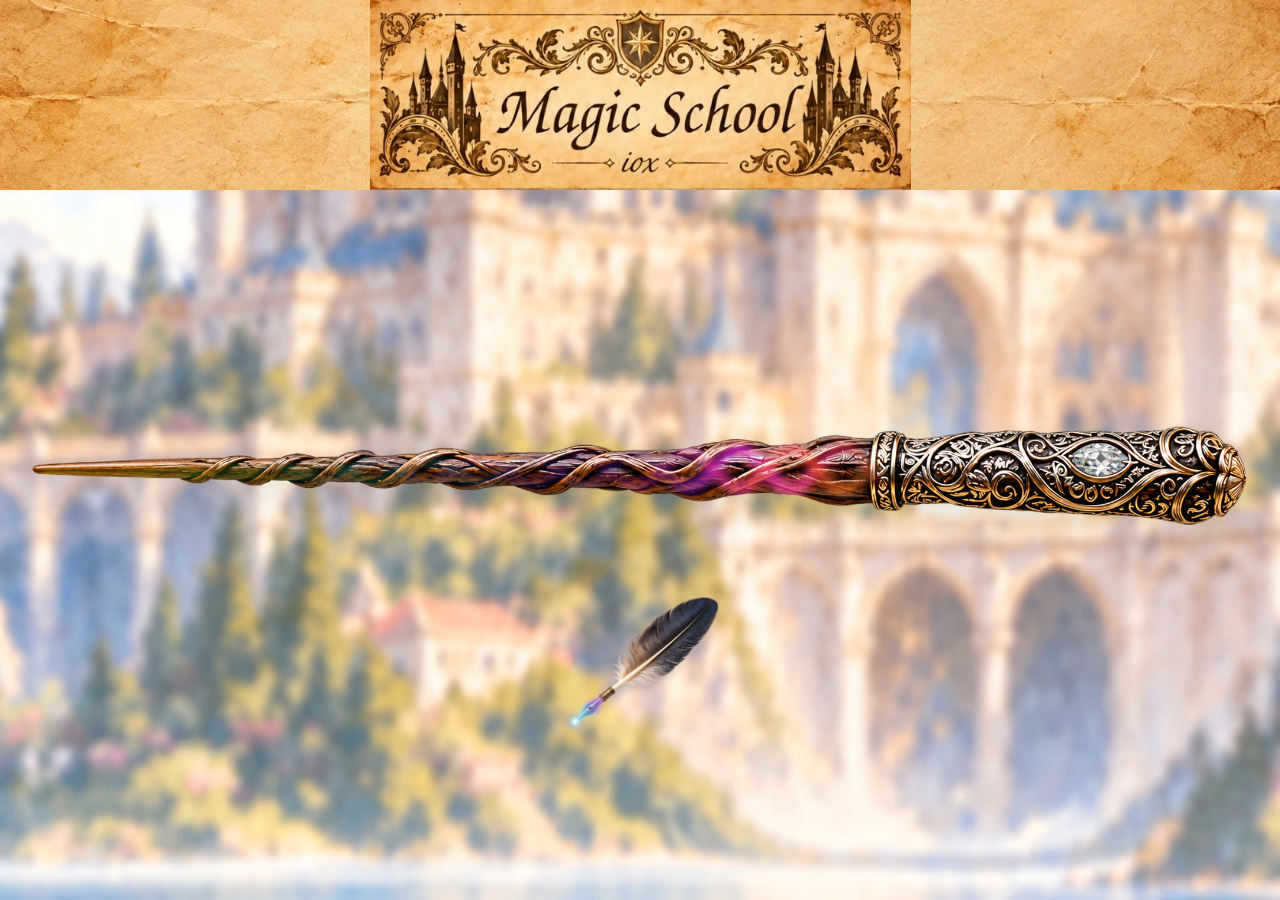
<file: index.html>
<!doctype html>
<html lang="ko">
<head>
  <meta charset="utf-8"><meta name="viewport" content="width=device-width,initial-scale=1,viewport-fit=cover">
  <meta name="theme-color" content="#f6f3e9"><meta name="description" content="AI와 함께 이미지, 영상, 동화책, 프로그램을 만드는 온라인 창작 마법학교. 당신의 상상이 작품이 되는 곳.">
  <title>Magic School — 당신의 상상이 작품이 되는 곳</title>
  <link rel="icon" href="data:,">
  <link rel="preload" href="assets/castle-main-clean-v1.webp" as="image">
  <link rel="preload" href="assets/magic-school-iox-header-v1.webp" as="image">
  <link rel="preload" href="assets/wand-diamond-v2.png" as="image">
  <link rel="preload" href="assets/quill-dip-pen-v8.webp" as="image">
  <link rel="preload" href="assets/test-script-source.otf" as="font" type="font/otf" crossorigin>
  <link rel="stylesheet" href="style.css">
  <link rel="stylesheet" href="classroom-link.css">
  <link rel="stylesheet" href="https://fonts.googleapis.com/css2?family=Nanum+Pen+Script&display=swap">
</head>
<body class="minimal-main">
<a class="skip" href="#main">본문으로 이동</a>
<div class="landscape" aria-hidden="true"></div>
<header class="header"><a class="brand" href="#home" aria-label="마법학교 홈"><img class="main-header-art" src="assets/magic-school-iox-header-v1.webp" width="709" height="249" alt="Magic School · iox — 성과 문장 장식의 양피지 배너" fetchpriority="high"></a></header>
<main id="main"><section id="home" class="hero" aria-label="Magic School 메인">
<button class="wand-stage" id="wand" type="button" aria-label="수정구 마법 체험 열기"><span class="wand-visual" aria-hidden="true"><img id="wand-image" src="assets/wand-diamond-v2.png" alt="" width="2172" height="724"><canvas id="magic" width="2172" height="724"></canvas></span></button>
<button class="quill-test" id="magic-test" data-enroll aria-label="입학 초대장 열기"><span class="quill-visual" aria-hidden="true"><img class="test-quill" src="assets/quill-dip-pen-v8.webp" alt="" width="1448" height="1086"><svg class="nib-light" viewBox="0 0 1448 1086" focusable="false" xmlns="http://www.w3.org/2000/svg"><defs><linearGradient id="nib-rgb" x1="195" y1="1055" x2="512" y2="790" gradientUnits="userSpaceOnUse"><stop stop-color="#f9ffff"/><stop offset=".22" stop-color="#6deaff"/><stop offset=".53" stop-color="#ad80ff"/><stop offset=".78" stop-color="#ff8fc6"/><stop offset="1" stop-color="#ffe9a4"/></linearGradient><radialGradient id="nib-aura"><stop stop-color="#ffffff" stop-opacity=".95"/><stop offset=".18" stop-color="#d2f8ff" stop-opacity=".9"/><stop offset=".5" stop-color="#78cfff" stop-opacity=".38"/><stop offset="1" stop-color="#9a7dff" stop-opacity="0"/></radialGradient><filter id="nib-bloom" x="-70%" y="-70%" width="240%" height="240%"><feGaussianBlur stdDeviation="13"/></filter></defs><path d="M192 1058L268 925Q277 911 300 897L397 850L427 875L381 985Q342 992 307 1004Z" fill="url(#nib-rgb)" opacity=".48"/><path d="M192 1058L268 925Q277 911 300 897L397 850L427 875L381 985Q342 992 307 1004Z" fill="none" stroke="url(#nib-rgb)" stroke-width="15" opacity=".6" filter="url(#nib-bloom)"/><path d="M198 1050L290 971M334 930L399 866" fill="none" stroke="url(#nib-rgb)" stroke-width="8" stroke-linecap="round" opacity=".95"/><circle cx="196" cy="1052" r="84" fill="url(#nib-aura)"/><path d="M196 1028V1076M172 1052H220" stroke="#efffff" stroke-width="5" stroke-linecap="round" opacity=".75"/></svg></span></button>
</section></main>
<dialog id="invitation" aria-label="마법학교 입학 초대장"><button class="close-dialog" type="button" aria-label="초대장 닫기">×</button>
<div id="invite-letter" hidden><button id="continue-invitation" type="button" class="letter-scene" aria-label="초대장에 이름 적기"><img class="invitation-art" src="assets/invitation-minimal-v2.webp" width="1122" height="1403" alt="당신을 초대합니다. 고풍스러운 지도와 붉은 봉인이 장식된 양피지 초대장."><span class="letter-folds" aria-hidden="true"><span class="letter-fold fold-left"><span class="fold-front"></span><span class="fold-back"></span></span><span class="letter-fold fold-center"><span class="fold-front"></span><span class="fold-back"></span></span><span class="letter-fold fold-right"><span class="fold-front"></span><span class="fold-back"></span></span></span><span class="letter-writing" aria-hidden="true"><svg class="writing-word" viewBox="0 0 600 220" focusable="false" xmlns="http://www.w3.org/2000/svg"><path class="writing-glyph" d="M82.79329608938548 186.50837988826814C136.64804469273741 186.50837988826814 140.0 186.06145251396646 158.10055865921788 176.00558659217876L158.54748603351953 174.21787709497204C148.49162011173183 175.55865921787708 134.6368715083799 176.45251396648044 122.3463687150838 176.45251396648044C120.55865921787709 176.45251396648044 116.75977653631284 176.22905027932958 112.06703910614524 176.00558659217876C129.27374301675977 161.4804469273743 134.86033519553072 153.43575418994413 138.65921787709496 136.45251396648044L156.0893854748603 66.50837988826815C185.13966480446928 68.96648044692736 185.3631284916201 68.96648044692736 190.0558659217877 68.96648044692736C200.55865921787708 68.96648044692736 202.12290502793294 66.73184357541898 207.48603351955308 44.832402234636874L204.58100558659217 41.48044692737429C195.4189944134078 57.122905027932944 194.30167597765362 58.24022346368713 186.25698324022346 58.24022346368713C184.02234636871506 58.24022346368713 179.10614525139664 58.016759776536304 172.17877094972067 57.79329608938545C139.55307262569832 56.229050279329584 135.9776536312849 56.00558659217876 128.15642458100558 56.00558659217876C89.05027932960894 56.00558659217876 60.0 77.23463687150837 60.0 105.83798882681563C60.0 113.21229050279328 61.564245810055866 119.2458100558659 65.58659217877094 127.06703910614524L82.3463687150838 116.11731843575417C78.10055865921788 105.39106145251395 77.20670391061452 101.81564245810054 77.20670391061452 95.55865921787708C77.20670391061452 82.82122905027931 83.0167597765363 73.43575418994412 93.96648044692736 68.29608938547484C99.77653631284916 65.61452513966479 107.37430167597765 64.4972067039106 119.88826815642457 64.4972067039106C124.80446927374301 64.4972067039106 125.69832402234636 64.4972067039106 140.0 65.61452513966479L121.89944134078212 138.46368715083798C113.85474860335195 171.31284916201116 109.60893854748602 176.89944134078212 90.6145251396648 177.79329608938545Z"/><path class="writing-glyph" d="M238.99441340782124 94.66480446927373C230.0558659217877 94.66480446927373 215.75418994413405 101.14525139664804 202.56983240223462 110.97765363128491C188.268156424581 121.70391061452513 178.21229050279328 144.94413407821227 178.21229050279328 167.29050279329607C178.21229050279328 180.69832402234636 185.81005586592178 189.41340782122904 197.6536312849162 189.41340782122904C203.91061452513966 189.41340782122904 210.39106145251395 187.17877094972064 220.44692737430165 181.81564245810054C231.62011173184356 175.55865921787708 238.99441340782124 169.97206703910612 243.0167597765363 164.83240223463685C251.95530726256982 152.54189944134077 259.10614525139664 130.64245810055866 259.10614525139664 115.22346368715083C259.10614525139664 103.15642458100557 250.83798882681563 94.66480446927373 238.99441340782124 94.66480446927373ZM227.37430167597765 105.16759776536311C236.31284916201116 105.16759776536311 241.89944134078212 113.65921787709496 241.89944134078212 127.29050279329607C241.89944134078212 136.89944134078212 238.7709497206704 148.29608938547483 233.40782122905028 159.24581005586592C226.92737430167597 171.98324022346367 218.8826815642458 178.91061452513964 210.39106145251395 178.91061452513964C201.2290502793296 178.91061452513964 195.4189944134078 170.64245810055866 195.4189944134078 157.90502793296088C195.4189944134078 131.98324022346367 211.731843575419 105.16759776536311 227.37430167597765 105.16759776536311Z"/><path class="writing-glyph" d="M321.8994413407821 157.01117318435752C304.91620111731845 168.6312849162011 297.09497206703907 173.3240223463687 294.1899441340782 173.3240223463687C291.73184357541896 173.3240223463687 289.9441340782123 170.19553072625698 289.9441340782123 165.94972067039106C289.9441340782123 160.81005586592178 291.73184357541896 151.87150837988827 295.53072625698326 137.56983240223462C297.76536312849163 129.0782122905028 300.0 120.58659217877093 300.2234636871508 119.2458100558659C302.23463687150837 110.75418994413407 303.79888268156424 105.16759776536311 304.2458100558659 103.60335195530725C304.91620111731845 101.14525139664804 305.3631284916201 98.91061452513965 305.3631284916201 97.56983240223462C305.3631284916201 95.78212290502792 304.2458100558659 94.66480446927373 302.68156424581 94.66480446927373C300.44692737430165 94.66480446927373 284.35754189944134 103.3798882681564 268.0446927374302 113.43575418994412L266.4804469273743 119.46927374301674C276.0893854748603 114.5530726256983 280.1117318435754 112.98882681564244 282.7932960893855 112.98882681564244C284.58100558659214 112.98882681564244 285.9217877094972 114.5530726256983 285.9217877094972 117.23463687150837C285.9217877094972 120.3631284916201 283.91061452513964 129.0782122905028 279.66480446927375 144.94413407821227C274.0782122905028 165.94972067039106 272.7374301675978 171.98324022346367 272.7374301675978 178.46368715083798C272.7374301675978 184.72067039106145 275.4189944134078 189.41340782122904 278.99441340782124 189.41340782122904C282.34636871508377 189.41340782122904 286.14525139664806 187.4022346368715 297.5418994413408 180.02793296089385C314.97206703910615 168.85474860335194 314.97206703910615 168.85474860335194 320.5586592178771 165.0558659217877C318.54748603351953 172.65363128491617 317.4301675977654 180.25139664804468 317.4301675977654 184.27374301675977C317.4301675977654 187.4022346368715 318.9944134078212 189.41340782122904 321.4525139664804 189.41340782122904C325.9217877094972 189.41340782122904 346.92737430167597 177.12290502793294 362.34636871508377 165.50279329608938L363.91061452513964 158.79888268156424C348.0446927374302 168.18435754189943 340.6703910614525 172.20670391061452 338.2122905027933 172.20670391061452C336.6480446927374 172.20670391061452 335.75418994413405 170.64245810055866 335.75418994413405 166.8435754189944C335.75418994413405 155.44692737430165 343.79888268156424 122.37430167597763 353.63128491620114 93.77094972067037C350.7262569832402 95.33519553072624 348.7150837988827 96.45251396648044 347.8212290502793 96.8994413407821C345.13966480446925 98.24022346368714 342.4581005586592 99.58100558659217 339.5530726256983 100.69832402234636C338.8826815642458 101.14525139664804 337.5418994413408 101.81564245810054 335.08379888268155 103.15642458100557C333.5195530726257 108.74301675977652 329.9441340782123 123.71508379888266 324.1340782122905 148.072625698324Z"/><path class="writing-glyph" d="M436.53631284916196 158.1284916201117C419.5530726256983 170.4189944134078 407.486033519553 176.67597765363126 400.3351955307262 176.67597765363126C392.290502793296 176.67597765363126 387.5977653631284 170.4189944134078 387.5977653631284 159.6927374301676C387.5977653631284 148.74301675977654 390.2793296089385 134.66480446927372 394.5251396648044 124.16201117318434C399.217877094972 112.31843575418993 404.80446927374294 106.2849162011173 411.28491620111726 106.2849162011173C416.64804469273736 106.2849162011173 419.5530726256983 110.53072625698323 420.67039106145245 120.3631284916201L433.631284916201 112.7653631284916C433.8547486033519 111.64804469273741 433.8547486033519 110.53072625698323 433.8547486033519 110.08379888268155C433.8547486033519 100.47486033519552 428.9385474860335 94.66480446927373 421.1173184357541 94.66480446927373C416.8715083798882 94.66480446927373 414.86033519553064 95.55865921787708 406.59217877094966 100.9217877094972C389.8324022346368 111.42458100558657 386.2569832402234 114.77653631284915 381.34078212290495 123.93854748603351C375.0837988826815 136.00558659217876 370.3910614525139 154.99999999999997 370.3910614525139 168.85474860335194C370.3910614525139 182.03910614525137 376.2011173184357 189.41340782122904 386.70391061452506 189.41340782122904C397.4301675977653 189.41340782122904 415.30726256983235 180.69832402234636 436.08938547486025 165.27932960893853Z"/><path class="writing-glyph" d="M443.68715083798884 188.51955307262568 459.5530726256983 182.03910614525137 472.7374301675977 129.97206703910612C474.97206703910615 128.40782122905026 476.98324022346367 127.29050279329607 478.1005586592179 126.62011173184356C483.91061452513964 122.82122905027931 487.9329608938547 120.3631284916201 488.8268156424581 119.91620111731842C503.5754189944134 111.87150837988825 503.5754189944134 111.87150837988825 505.58659217877096 111.87150837988825C506.92737430167597 111.87150837988825 508.0446927374302 113.21229050279328 508.0446927374302 115.22346368715083C508.0446927374302 118.35195530726256 507.1508379888268 122.59776536312847 504.02234636871503 134.4413407821229C497.5418994413408 159.6927374301676 494.41340782122904 174.21787709497204 494.41340782122904 180.25139664804468C494.41340782122904 183.15642458100558 495.3072625698324 185.61452513966478 497.7653631284916 189.8603351955307C510.0558659217877 183.60335195530723 526.3687150837989 173.3240223463687 538.4357541899441 164.3854748603352L540.0 157.90502793296088C521.4525139664804 168.85474860335194 517.877094972067 170.64245810055866 514.9720670391062 170.64245810055866C512.9608938547486 170.64245810055866 511.62011173184356 168.40782122905026 511.62011173184356 164.83240223463685C511.62011173184356 158.79888268156424 512.7374301675977 154.32960893854747 521.6759776536312 121.48044692737429C527.4860335195531 99.80446927374301 527.4860335195531 99.80446927374301 527.4860335195531 98.46368715083797C527.4860335195531 96.2290502793296 525.6983240223464 94.66480446927373 522.7932960893854 94.66480446927373C517.877094972067 94.66480446927373 503.35195530726253 102.7094972067039 474.7486033519553 121.25698324022345L482.34636871508377 91.31284916201116C487.7094972067039 69.41340782122904 489.9441340782123 62.48603351955306 492.8491620111732 56.89944134078212C495.9776536312849 50.642458100558656 500.6703910614525 47.73743016759775 506.7039106145251 47.73743016759775C509.608938547486 47.73743016759775 511.3966480446927 47.960893854748605 520.1117318435754 49.748603351955296L529.7206703910614 36.117318435754186C525.6983240223464 35.223463687150826 523.9106145251396 35.0 520.3351955307262 35.0C508.268156424581 35.0 501.7877094972067 38.35195530726256 485.4748603351955 52.6536312849162C473.85474860335194 62.93296089385474 472.0670391061452 66.73184357541898 465.13966480446925 96.2290502793296Z"/></svg><span class="writing-pen"><img src="assets/quill-dip-pen-v8.webp" width="1448" height="1086" alt=""></span></span></button></div>
<div id="invite-form" hidden><h2 id="dialog-title" lang="en">You Are Invited</h2><form id="enroll-form"><label for="nickname">초대장에 적을 이름</label><input id="nickname" name="nickname" placeholder="이름 또는 별명" maxlength="24" autocomplete="nickname" enterkeyhint="done" required><button id="save-invitation-name" type="submit">이름 새기기 <span aria-hidden="true">✧</span></button><p id="name-save-status" role="status" aria-live="polite"></p></form></div>
</dialog>
<dialog id="name-ceremony" aria-label="마법학교에 새겨진 이름">
 <canvas id="name-stardust" aria-hidden="true"></canvas>
 <div class="ceremony-paper" aria-hidden="true" inert><h2 lang="en">You Are Invited</h2><p class="ceremony-label">초대장에 적을 이름</p><div class="ceremony-ink"></div><div class="ceremony-seal">이름 새기기 ✧</div></div>
 <div class="ceremony-result"><div class="name-halo" aria-hidden="true"></div><p id="revealed-name" tabindex="-1"></p><p class="name-storage-note" role="status" aria-live="polite"></p></div>
 <section id="library-portal" aria-label="비밀 도서관의 문" hidden>
  <div class="portal-backdrop" aria-hidden="true"></div>
  <div class="library-stage">
   <img id="library-door-view" class="library-door-view" src="assets/library-door-open-v1.webp" width="864" height="1536" alt="열린 나침반 문양의 목문 너머, 촛불과 수많은 책장이 있는 웅장한 마법 도서관" loading="lazy" decoding="async">
   <div class="portal-beams" aria-hidden="true"></div>
   <div class="library-door-pair" aria-hidden="true"><div class="library-door-leaf door-leaf-left"></div><div class="library-door-leaf door-leaf-right"></div><div class="door-center-light"></div></div>
   <button id="open-library-door" type="button" aria-label="빛나는 별을 터치해 도서관 문 열기" disabled>
    <span class="door-star-light" aria-hidden="true"><svg viewBox="-100 -100 200 200" focusable="false"><path d="M0-93L12-27L61-61L27-12L93 0L27 12L61 61L12 27L0 93L-12 27L-61 61L-27 12L-93 0L-27-12L-61-61L-12-27Z"/><circle r="21"/></svg><span class="star-touch-ring"></span></span>
   </button>
   <div class="portal-sparkles" aria-hidden="true"></div>
   <section id="spellbook-scene" aria-label="책의 빈칸에 나의 이름이 잉크로 나타나는 장면" hidden>
    <img id="spellbook-room" src="assets/spellbook-room-clean-v1.webp" width="941" height="1672" alt="촛불과 고딕 창문이 빛나는 마법 도서관의 책상" loading="lazy" decoding="async">
    <div class="spellbook-shadow" aria-hidden="true"></div>
    <div class="spellbook-float">
     <img id="spellbook-object" class="spellbook-cutout" src="assets/spellbook-close-v2.webp" width="864" height="1536" alt="왼쪽에는 천체 도형, 오른쪽에는 마법언어와 이름을 새길 빈칸이 있는 양피지 책" loading="lazy" decoding="async">
     <svg id="spellbook-ink" viewBox="0 0 864 1536" aria-hidden="true" focusable="false" xmlns="http://www.w3.org/2000/svg"><defs><clipPath id="spellbook-page-clip"><path d="M43 908Q255 862 410 913L443 1350Q290 1312 0 1350L0 970ZM484 922Q655 873 837 925L864 1351Q658 1313 486 1360Z"/></clipPath></defs><g clip-path="url(#spellbook-page-clip)"><path class="spellbook-page-shade" d="M0 870H864V1390H0Z"/><g id="spellbook-lines"></g><circle id="spellbook-writing-tip" r="2.7"/></g></svg>
    </div>
   </section>
  </div>
  <p id="spellbook-status" class="sr-only" role="status" aria-live="polite"></p>
  <button id="retry-spellbook" type="button" hidden>책 다시 불러오기</button>
  <p id="library-door-status" role="status" aria-live="polite"></p>
  <button id="retry-library-door" type="button" hidden>다시 불러오기</button>
  <button id="replay-library-door" type="button" hidden>다시 보기 ↺</button>
 </section>
 <button id="close-name-ceremony" type="button" aria-label="마법학교 메인으로 돌아가기">×</button>
</dialog>
<dialog id="crystal-experience" aria-label="마법 도서관 수정구 체험">
  <div class="crystal-backdrop" aria-hidden="true"></div>
  <button id="close-crystal" class="crystal-back" type="button" aria-label="마법학교 메인으로 돌아가기">← 돌아가기</button>
  <div class="crystal-stage" aria-busy="true">
    <img id="crystal-room" class="crystal-room" src="assets/crystal-library-empty-v1.webp" width="1536" height="864" alt="오래된 책장으로 둘러싸인 도서관, 황동 받침 위의 투명한 수정구" loading="lazy" decoding="async">
    <div class="crystal-interior" aria-hidden="true">
      <div class="crystal-reveal"><img id="crystal-card-scene" src="assets/crystal-library-magician-v1.webp" width="1536" height="864" alt="" loading="lazy" decoding="async"></div>
      <canvas id="crystal-light" width="600" height="600"></canvas>
    </div>
    <button id="touch-crystal" type="button" aria-label="수정구를 터치해 마법사 카드 나타내기" disabled></button>
  </div>
  <div class="crystal-caption"><p id="crystal-message" role="status" aria-live="polite">수정구를 불러오는 중…</p><button id="replay-crystal" type="button" hidden>다시 보기 ↺</button></div>
</dialog>
<div class="sr-only" id="status" role="status" aria-live="polite"></div>
<audio id="invitation-sound" src="assets/invitation-open-v3.mp3" preload="auto" aria-hidden="true"></audio>
<script src="app.js" defer></script>
<script src="crystal.js" defer></script>
<script src="invitation-writing.js" defer></script>
<script src="name-ceremony.js" defer></script>
<script src="library-door.js" defer></script>
<script src="spellbook.js" defer></script>
<script src="classroom-link.js" defer></script>
</body></html>
</file>
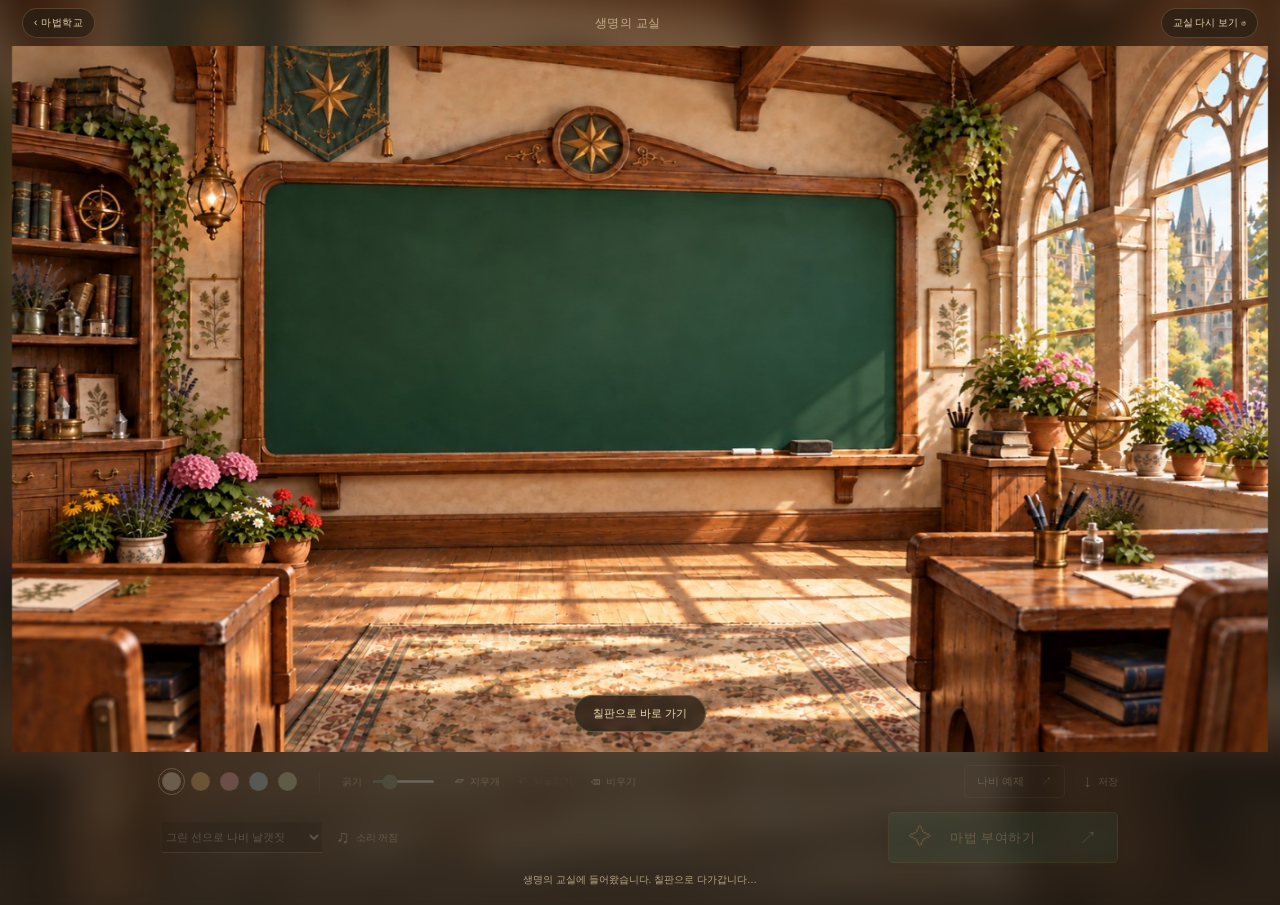
<file: classroom/index.html>
<!doctype html>
<html lang="ko">
<head>
<meta charset="utf-8"><meta name="viewport" content="width=device-width,initial-scale=1,viewport-fit=cover"><meta name="theme-color" content="#f4f0e7">
<title>생명의 교실 · IOX Magic School</title><meta name="description" content="손끝에서 시작되는 작은 마법. 직접 그린 선이 모양과 색 그대로 칠판에서 떠올라 날아가는 모바일 마법 실험실.">
<link rel="stylesheet" href="style.css">
<link rel="stylesheet" href="classroom.css">
</head>
<body class="classroom-intro">
<nav class="classroom-nav"><a id="returnBook" href="../index.html">‹ 마법학교</a><span id="roomGreeting">생명의 교실</span><button id="replayRoom" type="button">교실 다시 보기 ↺</button></nav>
<header class="top"><a href="#" class="brand" aria-label="IOX Magic Lab 홈"><span class="mark">✧</span><span>iox <i>magic lab</i></span></a><span class="edition"><span></span> 마법학교 실험실 <b>01</b></span><button id="help" class="iconbutton" aria-label="사용 방법">?</button></header>
<main>
<div class="intro"><div><p class="eyebrow">THE LIVING BLACKBOARD</p><h1>손끝으로 그리는, <em>작은 생명.</em></h1><p class="description">어떤 그림이든 그려보세요. 모든 선이 나비처럼 날갯짓합니다.</p></div><span class="chapter">DRAW A LITTLE MAGIC <span>✶</span></span></div>
<section class="laboratory" aria-label="생명의 칠판 그림판">
<div class="scene" id="scene"><img class="shot-close" src="assets/classroom-close-v2.png" alt="실사 마법교실의 빈 초록 칠판과 칠판 아래 한글 안내 문구" draggable="false"><img class="shot-wide" src="assets/classroom-wide-v2.png" alt="꽃과 책장, 창문이 있는 실사 마법학교 교실 전경" draggable="false"><button id="wallInstruction" class="wall-instruction" aria-label="칠판에 아무거나 그리고 터치하여 마법을 부여해주세요"><span>칠판에 아무거나 그리고 터치하여 마법을 부여해주세요</span></button><div class="scene-tag"><span class="live-dot"></span> TOUCH & DRAW</div><button id="skipApproach" type="button">칠판으로 바로 가기</button><button id="expand" class="expand" aria-label="칠판 확대">⛶ <span>크게 보기</span></button><canvas id="drawing" aria-label="손가락이나 마우스로 그림을 그리는 칠판"></canvas><div class="hint" id="hint"><span class="hint-art">✧</span><p>여기에 자유롭게 그려보세요</p><small>그린 선이 날개처럼 접혔다 펼쳐져요</small></div><div id="stageMessage" class="stage-message" role="status"></div><div class="scene-caption"><span>02 / 선의 비행</span><span>햇살이 머무는 교실</span></div></div>
<div class="workbench"><div class="tools"><div class="colors" role="group" aria-label="분필 색상"><button class="swatch selected" data-color="#f5f0d9" style="--c:#f5f0d9" aria-label="아이보리 분필" aria-pressed="true"></button><button class="swatch" data-color="#f3bc72" style="--c:#f3bc72" aria-label="황금색 분필" aria-pressed="false"></button><button class="swatch" data-color="#e9a8b6" style="--c:#e9a8b6" aria-label="분홍 분필" aria-pressed="false"></button><button class="swatch" data-color="#9ecfdd" style="--c:#9ecfdd" aria-label="하늘색 분필" aria-pressed="false"></button><button class="swatch" data-color="#bacda5" style="--c:#bacda5" aria-label="연두 분필" aria-pressed="false"></button></div><span class="divider"></span><label class="size-label">굵기 <input id="size" type="range" min="2" max="16" value="5" aria-label="분필 굵기"></label><button id="eraser" class="tool" aria-pressed="false">▱ <span>지우개</span></button><button id="undo" class="tool" aria-label="마지막 획 되돌리기">↶ <span>되돌리기</span></button><button id="clear" class="tool">⌫ <span>비우기</span></button></div><div class="tools secondary"><button id="example" class="example">나비 예제 <span>↗</span></button><button id="save" class="tool" aria-label="그림을 PNG로 저장">↓ <span>저장</span></button></div></div>
</section>
<div class="below"><div class="spell-settings"><span class="section-label">이번 실험</span><label class="select-wrap"><select id="mode" aria-label="변신 방식"><option value="lines">그린 선으로 나비 날갯짓</option><option value="butterfly">나비로 생명 불어넣기</option><option value="auto">나비 형태 확인 후 실행</option></select></label><button id="sound" class="sound" aria-pressed="false" aria-label="마법 효과음 켜기">♫ <span>소리 꺼짐</span></button></div><button id="bringAlive" class="magic-button"><span>✧</span> <span id="magicLabel">마법 부여하기</span> <span class="arrow">↗</span></button></div>
<div class="footnote"><p id="status" aria-live="polite">분필을 고르고 그림을 시작해보세요.</p><p><span class="tiny-star">✦</span> 마법학교 연결 · v2.0</p></div>
<div class="instructions"><span>01 <b>그려요</b> 손가락으로 자유롭게</span><i>—</i><span>02 <b>띄워요</b> 선 날려보내기</span><i>—</i><span>03 <b>날아올라요</b> 그린 모양 그대로</span></div>
</main>
<footer><span>IOX COMPANY</span><p>상상이 생명이 되는 곳.</p><button id="about">실험 안내 ↗</button></footer>
<canvas id="magic" aria-hidden="true"></canvas><div class="toast" id="toast" role="status"></div>
<dialog id="helpDialog"><button class="close" aria-label="닫기">×</button><p class="eyebrow">A LITTLE GUIDE</p><h2>첫 번째 생명 마법</h2><p>칠판 위를 손가락으로 움직이면 분필 그림이 그려집니다. 어떤 그림이든 그린 뒤 <strong>선 날려보내기</strong>를 누르세요. 원래 색과 선을 유지하면서 그림 양쪽이 나비 날개처럼 접혔다 펼쳐지고, 공중을 날아갑니다.</p><ol><li><b>바로 체험:</b> ‘나비 예제’ → ‘선 날려보내기’</li><li><b>직접 그리기:</b> 색과 굵기를 골라 칠판에 그리세요.</li><li><b>모바일:</b> ‘크게 보기’ 또는 휴대폰 가로 방향을 이용하세요.</li></ol><p class="notice">기본 모드는 모든 선을 그림의 중심을 기준으로 부드럽게 접었다 펼칩니다. 원래 선과 색, 지운 부분은 유지되며 날갯짓하는 동안 모양에 원근과 휘어짐이 적용됩니다. 나비 모양이 아니어도 모든 그림에 적용됩니다. 실사 나비 효과는 모드에서 별도로 선택할 수 있습니다. ‘형태 확인’은 좌우 분포를 비교하는 간단한 테스트이며, AI 사물 인식이나 자유 그림의 실사 생성은 아직 연결하지 않았습니다.</p><p class="notice">그림은 이 기기에 자동 보관됩니다. 외부 서버로 전송하지 않습니다. ‘비우기’로 지우거나 PNG로 저장할 수 있습니다.</p><button class="magic-button close-guide">그려볼게요 <span>↗</span></button></dialog>
<script src="app.js"></script>
<script src="classroom.js"></script>
</body></html>
</file>
<file: style.css>
:root{--ink:#19334c;--gold:#94662a;--paper:#faf8f0;--line:#9b815741;--serif:'Noto Serif KR','Nanum Myeongjo','Batang',Georgia,serif;--sans:'Apple SD Gothic Neo','Malgun Gothic',system-ui,sans-serif}*{box-sizing:border-box}html{scroll-behavior:smooth;scroll-padding-top:82px}body{margin:0;color:var(--ink);background:var(--paper);font-family:var(--sans);line-height:1.65}button,input,select{font:inherit}button,a{-webkit-tap-highlight-color:transparent}button{color:inherit;cursor:pointer}a{color:inherit;text-decoration:none}button:focus-visible,a:focus-visible,input:focus-visible,select:focus-visible{outline:3px solid #3a85a7;outline-offset:5px}button:disabled{cursor:default}.skip{position:fixed;top:-100px;left:10px;background:#fff;padding:12px;z-index:100}.skip:focus{top:10px}.landscape{position:absolute;inset:0 0 auto;height:100svh;min-height:760px;background:#ecf0e9 url('assets/watercolor-background.png') center/cover no-repeat;z-index:-1}.header{height:90px;display:flex;align-items:center;justify-content:space-between;padding:0 6.4%;border-bottom:1px solid var(--line);gap:35px;position:relative;z-index:5;background:#fff8;backdrop-filter:blur(8px)}.brand{display:flex;flex-direction:column;font-family:var(--serif);line-height:1.2}.brand span{font-weight:700;font-size:27px;letter-spacing:.04em}.brand small{font:8px var(--sans);letter-spacing:.23em;margin-top:7px;color:#766546}.desktop-nav{display:flex;gap:44px;font-size:14px;letter-spacing:.04em}.desktop-nav a{padding:15px 0}.desktop-nav a:hover{color:var(--gold)}.header-cta{border:1px solid #7d6a4b85;border-radius:3px;background:#fff5;padding:8px 23px;font-size:13px}.header-cta:hover{background:#fff}.menu-button{display:none}.mobile-nav{position:absolute;top:100%;left:0;right:0;background:#fcfaf4;padding:20px 25px;box-shadow:0 10px 25px #28445b17}.mobile-nav:not([hidden]){display:flex;flex-direction:column;gap:18px}.mobile-nav button{text-align:left;background:none;border:0;padding:0}.hero{min-height:670px;height:calc(100svh - 90px);position:relative;display:flex;align-items:center;flex-direction:column;text-align:center;overflow:hidden}.hero-copy{padding-top:clamp(36px,6vh,76px);position:relative;z-index:2;pointer-events:none}.eyebrow{font-family:Georgia,serif;font-size:11px;letter-spacing:.32em;margin:0 0 20px;color:#775a30}.hero h1{font-family:var(--serif);font-size:clamp(42px,4.3vw,67px);font-weight:500;line-height:1.4;letter-spacing:-.045em;margin:0;text-shadow:0 2px 20px #fff}.hero h1 span{color:#825b29}.hero-intro{font-size:15px;margin:15px 15px 0;text-shadow:0 0 14px #fff,0 0 8px #fff}.wand-stage{background:none;border:0;display:block;position:relative;width:min(1320px,94vw);height:clamp(145px,23vh,230px);flex-shrink:0;margin:1vh 0 0;padding:0;isolation:isolate;border-radius:50%}.wand-visual{position:absolute;left:50%;top:50%;width:100%;aspect-ratio:2172/724;transform:translate(-50%,-50%);pointer-events:none}.wand-visual img,.wand-visual canvas{position:absolute;width:100%;height:100%;inset:0;object-fit:contain}.wand-visual img{filter:drop-shadow(0 14px 15px #5d554c23)}.wand-visual canvas{z-index:1;pointer-events:none}.wand-stage:focus-visible{outline-offset:-20px}.hero-bottom{position:relative;z-index:2}.touch-hint{font-size:11px;letter-spacing:.08em;margin:0 0 15px;color:#596f7c;text-shadow:0 0 8px #fff}.hero-description{font-size:14px;line-height:1.9;margin:0 15px;text-shadow:0 0 12px #fff,0 0 8px #fff}.mobile-break{display:none}.actions{display:flex;justify-content:center;gap:16px;margin-top:27px}.primary,.secondary{border:1px solid #96703b;border-radius:3px;padding:13px 26px;display:inline-flex;align-items:center;justify-content:center;gap:28px;font-size:15px;letter-spacing:.02em;min-height:51px;transition:background .2s,box-shadow .2s,transform .2s}.primary{background:#936b34;color:#fffdf5;box-shadow:0 3px 20px #7a4c2426}.primary:hover{background:#795525;box-shadow:0 6px 22px #7a4c2440;transform:translateY(-2px)}.secondary{background:#fffc;color:#254055;border-color:#41586f88}.secondary:hover{background:#fff;transform:translateY(-2px)}.effect-controls{display:flex;align-items:center;justify-content:center;gap:10px;margin:16px 0 0;color:#53636d}.effect-controls button{border:0;border-bottom:1px solid transparent;background:transparent;padding:5px;font-size:10px}.effect-controls button:hover{border-color:currentColor}.scroll-cue{position:absolute;bottom:18px;display:flex;flex-direction:column;align-items:center;gap:3px;font-size:9px;letter-spacing:.12em;color:#36546a;text-shadow:0 0 8px #fff}.scroll-cue span{font-size:18px}.paper-section{max-width:1160px;margin:auto;padding:100px 40px}.school{text-align:center}.paper-section h2{font-family:var(--serif);font-weight:500;font-size:clamp(25px,3vw,38px);letter-spacing:-.045em;margin:0 0 25px;line-height:1.5}.section-lead{color:#5b6870;line-height:2.1;font-size:16px}.steps{display:grid;grid-template-columns:repeat(3,1fr);gap:30px;margin-top:60px;text-align:left;border-top:1px solid var(--line);padding-top:30px}.steps>div{padding:0 20px}.steps span,.course-number{font-family:Georgia,serif;color:#9a793f;font-size:12px;letter-spacing:.08em}.steps h3{font-weight:500;font-size:17px;margin:14px 0}.steps p{font-size:14px;color:#6a747b}.classes{border-top:1px solid var(--line);padding-top:65px}.section-heading{display:flex;align-items:end;justify-content:space-between;gap:20px;margin-bottom:20px}.section-heading>p{font-size:12px;color:#6b747a}.class-list button{display:flex;width:100%;text-align:left;gap:30px;align-items:center;border:0;border-top:1px solid var(--line);padding:25px 15px;background:none;transition:background .2s}.class-list button:last-child{border-bottom:1px solid var(--line)}.class-list button:hover{background:#eee7d866}.class-list button>span:last-child{margin-left:auto;color:#9a793f;font-size:22px}.class-list strong{display:block;font:22px var(--serif)}.class-list small{display:block;margin-top:7px;color:#6a747b;font-size:12px}.library{text-align:center;padding-top:35px;padding-bottom:100px}.library p:not(.eyebrow){color:#69757c;line-height:2}.library .primary{margin-top:20px}footer{position:relative;text-align:center;border-top:1px solid var(--line);padding:45px 25px;background:#eeeadd44}footer .footer-brand{font:24px var(--serif)}footer p{font-size:12px;color:#727c80}footer small{display:block;font-size:10px;color:#727c80}footer>a{display:inline-block;margin-top:22px;font-size:11px}dialog{width:min(490px,calc(100vw - 32px));border:1px solid #bda77f;border-radius:4px;padding:57px 40px 35px;background:#fcfaf1;color:var(--ink);box-shadow:0 25px 100px #162f4c30;max-height:90svh;overflow:auto}dialog::backdrop{background:#1b334b55;backdrop-filter:blur(7px)}dialog h2{font:29px var(--serif);margin:0 0 18px}dialog .eyebrow{font-size:9px;margin-bottom:18px}dialog .close-dialog{position:absolute;right:18px;top:15px;border:0;background:none;font-size:12px;color:#6c747b}.dialog-intro{font-size:14px;line-height:1.9;color:#6a747b}form{margin-top:27px}label{display:block;font-size:12px;margin:20px 0 8px}input,select{width:100%;min-height:48px;border:1px solid #a1917160;border-radius:3px;padding:10px 12px;background:#fff9;color:var(--ink)}form .primary{margin-top:28px;width:100%;font-size:14px}.form-note{font-size:10px!important;color:#7b807e!important;line-height:1.7!important;margin-top:16px!important}.first-project{margin:25px 0;padding:20px 0;border-top:1px solid var(--line);border-bottom:1px solid var(--line)}.first-project small{color:var(--gold);font-size:11px}.first-project h3{font:22px var(--serif)}.first-project p{font-size:14px;color:#66727b}.result-greeting{font-size:15px}#invite-result .primary{width:100%}.text-button{display:block;margin:16px auto 0;background:none;border:0;text-decoration:underline;font-size:12px}.sr-only{position:absolute;width:1px;height:1px;padding:0;margin:-1px;overflow:hidden;clip:rect(0,0,0,0);white-space:nowrap;border:0}[hidden]{display:none!important}
@media(min-width:1500px){.wand-stage{width:min(1400px,88vw)}}
@media(max-height:800px) and (min-width:701px){.hero-copy{padding-top:32px}.hero h1{font-size:47px}.wand-stage{height:160px;margin-top:0}.hero-intro{margin-top:8px}.touch-hint{margin-bottom:8px}.actions{margin-top:18px}.hero{min-height:660px}.landscape{min-height:750px}}
@media(max-width:700px){html{scroll-padding-top:72px}.header{height:77px;padding:0 6%;gap:16px}.brand span{font-size:24px}.brand small{font-size:6px;letter-spacing:.17em}.desktop-nav{display:none}.header-cta{margin-left:auto;font-size:11px;padding:7px 13px}.menu-button{display:block;border:0;background:none;padding:8px 0;font-size:12px}.landscape{height:max(850px,100svh);min-height:850px;background-position:60% center}.hero{height:calc(100svh - 77px);min-height:773px}.hero-copy{padding-top:58px}.eyebrow{font-size:9px;letter-spacing:.24em;margin-bottom:23px}.hero h1{font-size:clamp(36px,9.2vw,52px);line-height:1.55;letter-spacing:-.06em}.hero-intro{font-size:12px;margin-top:17px;padding:0 20px}.wand-stage{height:210px;width:100vw;margin-top:15px}.wand-visual{width:97%}.hero-bottom{width:100%;padding:0 25px}.touch-hint{font-size:10px;margin-bottom:19px}.hero-description{font-size:12px;line-height:1.9}.mobile-break{display:block}.actions{flex-direction:column;align-items:stretch;gap:12px;margin:27px auto 0;width:min(300px,100%)}.primary,.secondary{padding:12px 20px;font-size:14px;min-height:49px;gap:35px}.effect-controls{margin-top:14px}.effect-controls button{font-size:9px}.scroll-cue{bottom:15px;font-size:8px}.paper-section{padding:70px 26px}.paper-section h2{font-size:27px}.section-lead{font-size:14px}.steps{grid-template-columns:1fr;gap:20px;margin-top:35px;text-align:center}.steps>div{padding:0}.steps h3{margin:8px 0}.steps p{margin:8px 0}.section-heading{display:block}.section-heading>p{font-size:10px}.class-list button{padding:23px 0;gap:20px}.class-list strong{font-size:21px}.class-list small{font-size:11px}.library p:not(.eyebrow){font-size:13px}.library{padding-top:20px}dialog{padding:55px 27px 30px}.hero-description{margin:0}.hero-copy .eyebrow{margin-bottom:22px}}
@media(prefers-reduced-motion:reduce){html{scroll-behavior:auto}*{transition:none!important}}
/* Keep the scroll hint clear of controls at compact phone heights. */
@media(max-width:700px){.hero{height:auto;min-height:calc(100svh - 77px);padding-bottom:16px}.scroll-cue{position:static;margin-top:20px;flex-shrink:0;min-height:40px}}

@font-face{font-family:'Classic Letter';src:url('assets/classic-letter-italic.ttf') format('truetype');font-style:italic;font-weight:400;font-display:swap}
.brand span,.footer-brand{font-family:'Classic Letter',Georgia,'Times New Roman',serif!important;font-style:italic;font-weight:400!important;letter-spacing:.015em!important;color:#234736}
.brand span{font-size:37px;line-height:1.08;white-space:nowrap}.brand small{font-size:7px;letter-spacing:.2em;margin-top:7px}.footer-brand{font-size:34px!important}
.wand-visual canvas{mix-blend-mode:screen;opacity:.9}
@media(max-width:700px){.brand span{font-size:31px}.brand small{font-size:6px;letter-spacing:.12em}.header{gap:13px}}
/* Scoped v3: change only the top navigation banner material. */
.header{background:#eddbb9 url('assets/parchment-header-v3.png') center center/cover no-repeat;backdrop-filter:none}

/* Scoped v4: grand magical castle behind the sharply focused wand. */
.landscape{background-image:url('assets/grand-castle-background-v4.png');filter:blur(2.5px)}

/* Scoped v5: selected secret-map admission letter. */
dialog.letter-mode{width:min(600px,calc(100vw - 24px));padding:0;border-color:#b58b4a;background:#23180f;overflow:auto;max-height:94svh}
.letter-mode .close-dialog{z-index:2;right:12px;top:12px;background:#23180fe6;color:#fff5dc;padding:8px 13px;border:1px solid #e2c99077;border-radius:30px}
.invitation-art{display:block;width:100%;height:auto;max-height:75svh;object-fit:contain;background:#21160e}
.letter-actions{padding:16px 24px 20px;display:flex;flex-direction:column;align-items:center;gap:10px;background:#fbf2de}
.letter-actions .primary{width:100%;font-size:14px;min-height:48px;padding:10px 18px}
.letter-download{font-size:12px;color:#73552a;text-decoration:underline;text-underline-offset:3px}
#view-invitation{margin:0 0 15px;color:#84602d}
@media(max-width:700px){dialog.letter-mode{width:calc(100vw - 20px)}.letter-actions{padding:14px 18px 18px}.invitation-art{max-height:72svh}}

/* Scoped v6: three-panel parchment opening, synchronized with paper sound. */
.letter-scene{position:relative;perspective:1400px;width:min(100%,60svh);margin:auto;isolation:isolate;transform-origin:50% 50%}
.letter-scene .invitation-art{width:100%;height:auto;max-height:none;aspect-ratio:1122/1403}
.letter-folds{display:none;position:absolute;inset:0;transform-style:preserve-3d;pointer-events:none}
.letter-fold{position:absolute;top:0;bottom:0;width:33.333334%;transform-style:preserve-3d}
.fold-left{left:0;transform-origin:100% 50%;z-index:3}.fold-center{left:33.333333%;z-index:1}.fold-right{right:0;transform-origin:0 50%;z-index:2}
.fold-front,.fold-back{position:absolute;inset:0;backface-visibility:hidden;-webkit-backface-visibility:hidden}
.fold-front{background-image:url('assets/invitation-secret-map-v5.webp');background-repeat:no-repeat;background-size:300% 100%}
.fold-left .fold-front{background-position:0 0}.fold-center .fold-front{background-position:50% 0}.fold-right .fold-front{background-position:100% 0}
.fold-back{transform:rotateY(180deg);background:#d7b67c url('assets/parchment-header-v3.png') center/cover;box-shadow:inset 0 0 30px #754b3540;border:1px solid #a87b4966}
.unfolding .letter-scene{animation:letter-arrive 1.8s cubic-bezier(.2,.65,.22,1) both}
.unfolding .invitation-art{visibility:hidden}.unfolding .letter-folds{display:block}
.unfolding .fold-left{animation:paper-left 1.4s cubic-bezier(.2,.7,.25,1) .1s both}
.unfolding .fold-right{animation:paper-right 1.45s cubic-bezier(.2,.7,.25,1) .25s both}
.unfolding .letter-actions{animation:letter-actions-reveal 1.8s ease both}
.letter-tools{display:flex;justify-content:center;gap:20px;flex-wrap:wrap}
.letter-tools button{padding:4px 2px;border:0;background:none;color:#73552a;font-size:11px;min-height:30px}
.letter-tools button:hover{text-decoration:underline;text-underline-offset:4px}
@keyframes letter-arrive{0%{transform:translateY(18px) scale(.84);opacity:0}14%{opacity:1}100%{transform:translateY(0) scale(1);opacity:1}}
@keyframes paper-left{0%{transform:rotateY(165deg);filter:brightness(.74)}100%{transform:rotateY(0);filter:brightness(1)}}
@keyframes paper-right{0%{transform:rotateY(-165deg);filter:brightness(.7)}100%{transform:rotateY(0);filter:brightness(1)}}
@keyframes letter-actions-reveal{0%,60%{opacity:0;transform:translateY(8px)}100%{opacity:1;transform:translateY(0)}}
@media(max-width:700px){.letter-scene{width:min(100%,57.6svh)}}
@media(prefers-reduced-motion:reduce){.unfolding .letter-scene,.unfolding .letter-actions,.unfolding .letter-fold{animation:none!important}.unfolding .invitation-art{visibility:visible}.unfolding .letter-folds{display:none}}

/* v8: minimal castle main, realistic dip pen and navy cursive RGB outline. */
.minimal-main{overflow-x:hidden;background:#e7eff0}
.minimal-main .header{height:90px;justify-content:center;padding:0 20px;gap:0}
.minimal-main .brand span{font-size:45px}
.minimal-main .landscape{position:fixed;inset:86px -5px -5px;height:auto;min-height:0;background-position:60% center;filter:blur(2px)}
.minimal-main .hero{height:calc(100svh - 90px);min-height:510px;overflow:hidden;display:block;padding:0}
.minimal-main .wand-stage{position:absolute;left:50%;top:44%;transform:translate(-50%,-50%);width:min(1320px,96vw);height:200px;margin:0;border-radius:0}
.quill-test{--pen-width:min(142px,calc((100vw - 48px) / 3.766360));position:absolute;left:50%;top:73%;transform:translate(-50%,-50%);display:flex;align-items:center;justify-content:center;gap:8px;background:none;border:0;padding:12px 18px;border-radius:20px;min-height:140px;isolation:isolate}
.test-quill{display:block;width:var(--pen-width);height:calc(var(--pen-width) * 1.070423);object-fit:contain;flex:0 0 auto;filter:drop-shadow(0 4px 5px #16334a24);transition:transform .35s}




.quill-test:hover .quill-visual{filter:brightness(1.06)}
.quill-test:active{transform:translate(-50%,-50%) scale(.97)}
.quill-test:focus-visible{outline:2px solid #183765;outline-offset:5px;background:#ffffff30}


@media(max-width:700px){.minimal-main .header{height:76px}.minimal-main .brand span{font-size:37px}.minimal-main .landscape{top:72px;background-position:60% center}.minimal-main .hero{height:calc(100svh - 76px);min-height:470px}.minimal-main .wand-stage{top:44%;width:100vw;height:150px}.quill-test{top:73%;gap:5px;padding:10px 14px;min-height:116px}.test-quill{width:var(--pen-width);height:calc(var(--pen-width) * 1.070423)}}


/* Light is confined to the metal nib; the feather keeps its photographic texture. */
.quill-visual{position:relative;display:block;width:var(--pen-width);height:calc(var(--pen-width) * 1.070423);transform-origin:50% 70%;animation:quill-float 7.2s ease-in-out infinite;pointer-events:none}
.quill-visual .test-quill{position:absolute;inset:0;transition:none}
.nib-light{position:absolute;inset:0;display:block;width:100%;height:100%;overflow:visible;pointer-events:none;animation:nib-rgb-glow 7s ease-in-out infinite}
.page-inactive .nib-light{animation-play-state:paused}
@keyframes nib-rgb-glow{0%,100%{filter:hue-rotate(0deg);opacity:.75}35%{filter:hue-rotate(75deg);opacity:1}70%{filter:hue-rotate(190deg);opacity:.8}}
@media(prefers-reduced-motion:reduce){.nib-light{animation:none;opacity:.8}.quill-visual{transition:none}}

/* Two quiet rings expand from the dip-pen tip, moving with the feather. */
.quill-visual::before,.quill-visual::after{content:'';position:absolute;left:13.54%;top:82.84%;width:clamp(18px,calc(var(--pen-width) * .21),30px);aspect-ratio:1;border:1px solid #5b94b9;border-radius:50%;box-shadow:0 0 6px #e8fcff,inset 0 0 4px #ffffffb3;opacity:0;transform:translate(-50%,-50%) scale(.35);animation:nib-touch-ring 3.6s ease-out infinite;pointer-events:none;z-index:2}
.quill-visual::after{animation-delay:.65s}
@keyframes nib-touch-ring{0%,65%,100%{opacity:0;transform:translate(-50%,-50%) scale(.35)}10%{opacity:.6}55%{opacity:0;transform:translate(-50%,-50%) scale(1.65)}}
@keyframes quill-float{0%,100%{transform:translate3d(-1px,2px,0) rotate(-1deg)}25%{transform:translate3d(2px,-3px,0) rotate(.6deg)}50%{transform:translate3d(1px,-5px,0) rotate(1.2deg)}75%{transform:translate3d(-2px,-1px,0) rotate(-.4deg)}}
.page-inactive .quill-visual,.page-inactive .quill-visual::before,.page-inactive .quill-visual::after,.minimal-main:has(#invitation[open]) .quill-visual,.minimal-main:has(#invitation[open]) .quill-visual::before,.minimal-main:has(#invitation[open]) .quill-visual::after{animation-play-state:paused}
@media(prefers-reduced-motion:reduce){.quill-visual{animation:none}.quill-visual::before,.quill-visual::after{animation:none;display:none}}

/* The wand and its internal RGB canvas float as one horizontal object. */
.minimal-main .wand-visual{--wand-lift:clamp(7px,1.2vw,16px);transform-origin:50% 50%;animation:wand-float 14s ease-in-out infinite}
@keyframes wand-float{0%,100%{transform:translate(-50%,-50%) translate3d(-3px,5px,0) rotate(-.55deg)}25%{transform:translate(-50%,-50%) translate3d(2px,calc(var(--wand-lift) * -.55),0) rotate(.25deg)}50%{transform:translate(-50%,-50%) translate3d(3px,calc(var(--wand-lift) * -1),0) rotate(.65deg)}75%{transform:translate(-50%,-50%) translate3d(-2px,0,0) rotate(-.2deg)}}
.page-inactive .wand-visual,.minimal-main:has(#invitation[open]) .wand-visual{animation-play-state:paused}
@media(prefers-reduced-motion:reduce){.minimal-main .wand-visual{animation:none;transform:translate(-50%,-50%)}}

/* Full-screen library scene; both supplied photographs share this coordinate space. */
.minimal-main .wand-stage{cursor:pointer;touch-action:manipulation}
.minimal-main .wand-stage:focus-visible{outline:2px solid #315d80;outline-offset:8px}
.crystal-open{overflow:hidden}
.crystal-open .wand-visual,.crystal-open .quill-visual,.crystal-open .quill-visual::before,.crystal-open .quill-visual::after,.crystal-open .nib-light{animation-play-state:paused}
#crystal-experience{position:fixed;inset:0;margin:0;width:100vw;height:100vh;height:100dvh;max-width:none;max-height:none;padding:0;border:0;border-radius:0;overflow:hidden;background:#160f09;color:#fff3d9;isolation:isolate}
#crystal-experience::backdrop{background:#100b08}
.crystal-backdrop{position:absolute;inset:-15px;background:#160f09 url('assets/crystal-library-empty-v1.webp') center/cover;filter:blur(12px);opacity:.6;pointer-events:none}
.crystal-stage{position:absolute;left:50%;top:50%;width:max(100vw,min(177.7778vh,285vw));width:max(100vw,min(177.7778dvh,285vw));aspect-ratio:16/9;transform:translate(-50%,-50%);opacity:0;transition:opacity 1s ease;mask-image:linear-gradient(to bottom,transparent,#000 4%,#000 95%,transparent);-webkit-mask-image:linear-gradient(to bottom,transparent,#000 4%,#000 95%,transparent)}
.scene-ready .crystal-stage{opacity:1}
.crystal-room{position:absolute;inset:0;width:100%;height:100%;display:block;pointer-events:none}
.crystal-interior,#touch-crystal{position:absolute;left:50%;top:42.8%;width:29.8%;height:49.4%;transform:translate(-50%,-50%);border-radius:50%}
.crystal-interior{overflow:hidden;pointer-events:none}
.crystal-reveal{position:absolute;inset:0;opacity:0;filter:blur(7px);mask-image:radial-gradient(ellipse closest-side,#000 88%,transparent 100%);-webkit-mask-image:radial-gradient(ellipse closest-side,#000 88%,transparent 100%)}
.crystal-reveal img{position:absolute;left:50%;top:50%;width:303%;height:auto;max-width:none;transform:translate(-50%,-40.9%);display:block}
.revealing .crystal-reveal{opacity:1;filter:blur(0);transition:opacity 4.6s cubic-bezier(.22,.38,.3,1),filter 4.6s ease}
#crystal-light{position:absolute;inset:0;width:100%;height:100%;mix-blend-mode:screen;pointer-events:none}
#touch-crystal{z-index:2;border:0;background:transparent;padding:0;touch-action:manipulation;-webkit-tap-highlight-color:transparent;min-height:44px;outline-offset:5px}
#touch-crystal:disabled{cursor:default}
#touch-crystal:focus-visible{outline:1px solid #f8d699;box-shadow:0 0 25px #e7c68b55}
.crystal-back{position:absolute;left:max(18px,env(safe-area-inset-left));top:max(18px,env(safe-area-inset-top));z-index:4;border:1px solid #edc88c70;border-radius:30px;background:#1d130cc7;backdrop-filter:blur(8px);padding:10px 18px;color:#fff0d1;font-size:13px;min-height:44px}
.crystal-back:hover{background:#3c2b1de6}
.crystal-caption{position:absolute;bottom:max(24px,env(safe-area-inset-bottom));left:20px;right:20px;z-index:3;display:flex;align-items:center;flex-direction:column;gap:8px;text-align:center;pointer-events:none;text-shadow:0 2px 12px #000,0 1px 4px #000}
.crystal-caption p{margin:0;font:14px var(--serif);letter-spacing:.07em;color:#f8e6c6}
.crystal-caption button{pointer-events:auto;background:#1e130dcc;border:1px solid #a68a5a80;color:#ead3aa;font-size:12px;padding:8px 18px;border-radius:25px;min-height:44px}
@media(max-width:700px){.crystal-back{font-size:12px;padding:9px 14px}.crystal-caption{bottom:max(30px,env(safe-area-inset-bottom))}.crystal-caption p{font-size:13px}}
@media(prefers-reduced-motion:reduce){.crystal-stage,.revealing .crystal-reveal{transition:none;filter:none}}

/* Match the invitation's aged paper and flowing pen lettering throughout. */
@font-face{font-family:'Invitation Script';src:url('assets/test-script-source.otf') format('opentype');font-weight:400;font-style:normal;font-display:swap}
.minimal-main .header{background:#dcb37c url('assets/invitation-paper-v2.webp') center 46%/cover no-repeat;border-bottom:1px solid #8a5b3545}
.minimal-main .brand span{font-family:'Invitation Script',cursive!important;font-style:normal!important;color:#432714;font-size:57px;letter-spacing:0!important;line-height:1}
#invitation{background:#e9c48d url('assets/invitation-paper-v2.webp') center/cover no-repeat;border:1px solid #a27b4d;color:#432714;padding:72px 38px 65px;box-shadow:0 20px 90px #27180e55}
#invitation .close-dialog{color:#5b381d;font-size:26px;line-height:1;min-width:44px;min-height:44px;right:8px;top:8px;padding:8px}
#invitation.letter-mode{padding:0;background:#24190f;max-height:94svh;border-color:#a27b4d}
#invitation.letter-mode .close-dialog{background:#23180fd9;color:#fff1d4;border:1px solid #d4b47780;border-radius:50%;width:40px;height:40px;min-width:40px;min-height:40px;right:10px;top:10px;z-index:5}
#continue-invitation{display:block;border:0;padding:0;background:transparent;color:inherit;cursor:pointer}
#continue-invitation:focus-visible{outline:2px solid #edd49e;outline-offset:-5px}
.fold-front{background-image:url('assets/invitation-minimal-v2.webp')}
.fold-back{background-image:url('assets/invitation-paper-v2.webp')}
#invite-form h2{font-family:'Invitation Script',cursive;font-size:57px;font-style:normal;font-weight:400;line-height:1.15;text-align:center;color:#432714;margin:0 0 38px;white-space:nowrap}
#invite-form form{margin:0}
#invite-form label{font-size:13px;margin:0 0 10px;color:#432714}
#invite-form input{background:#fff8e5a6;color:#3d2514;border:1px solid #885a355c;border-radius:3px;min-height:50px;font-size:15px;box-shadow:inset 0 1px 5px #63391912}
#invite-form input::placeholder{color:#79624e}
@media(max-width:700px){.minimal-main .brand span{font-size:47px}#invitation{padding:68px 27px 54px}#invite-form h2{font-size:clamp(37px,11vw,50px);margin-bottom:32px}#invitation.letter-mode{padding:0}}

/* Fine parchment-map ornaments frame the school name without covering it. */
.banner-ornament{position:absolute;top:50%;transform:translateY(-50%);width:min(24vw,320px);height:85%;color:#72502c;opacity:.68;pointer-events:none}
.banner-castle{left:6%}.banner-celestial{right:6%}
.banner-ornament path,.banner-ornament circle{vector-effect:non-scaling-stroke;stroke-width:.7px}
.letter-writing{position:absolute;left:31%;top:59%;width:38%;aspect-ratio:600/220;display:block;opacity:0;pointer-events:none;z-index:4}
.writing-word{position:absolute;inset:0;width:100%;height:100%;overflow:visible;filter:drop-shadow(0 0 2px #ffdc9666)}
.writing-glyph{fill:#493017;fill-opacity:0;stroke:#76502a;stroke-width:1.5;stroke-linecap:round;stroke-linejoin:round}
.writing-pen{position:absolute;width:clamp(70px,44%,130px);aspect-ratio:1448/1086;display:block;transform:translate(-13.54%,-96.87%) rotate(var(--writing-tilt,-18deg));transform-origin:13.54% 96.87%;filter:drop-shadow(0 5px 5px #27170a55);pointer-events:none}
.writing-pen img{display:block;width:100%;height:100%;object-fit:contain}
.writing-pen::after{content:'';position:absolute;left:13.54%;top:96.87%;width:7px;height:7px;border-radius:50%;transform:translate(-50%,-50%);background:#fff8d0;box-shadow:0 0 5px 2px #fff0b8,0 0 13px 4px #bcadff99,0 0 20px 7px #8be9ff44}
#invitation[open].letter-mode .ink-complete .writing-word{animation:written-glow 4s ease-in-out infinite}
@keyframes written-glow{0%,100%{filter:drop-shadow(0 0 2px #eac48255)}50%{filter:drop-shadow(0 0 4px #fde4b1cc) drop-shadow(0 0 6px #99d6ee66)}}
.page-inactive .writing-word{animation-play-state:paused!important}
@media(max-width:700px){.banner-ornament{width:64px;height:68%;opacity:.6}.banner-castle{left:7px}.banner-celestial{right:7px}}
@media(max-width:360px){.banner-ornament{width:46px}.minimal-main .brand span{font-size:43px}}
@media(prefers-reduced-motion:reduce){#invitation[open].letter-mode .ink-complete .writing-word{animation:none}}

/* A saved name turns the parchment into warm, drifting stardust. */
#save-invitation-name{display:flex;align-items:center;justify-content:center;gap:18px;width:100%;margin:24px 0 0;padding:11px 18px;min-height:46px;border:1px solid #8f6635;border-radius:3px;background:#926a35;color:#fff4da;font-size:14px;box-shadow:0 5px 18px #6e401720}
#save-invitation-name:hover{background:#805a29}#save-invitation-name:disabled{opacity:.7}
#name-save-status{margin:0;font-size:12px;color:#633c19;line-height:1.6}
#name-save-status:not(:empty){margin-top:12px}
#invitation.name-saving{animation:name-seal-flash .7s ease-out both}
#invitation.name-saving input{box-shadow:0 0 15px #fff0aacc,0 0 25px #d3b7ff66;border-color:#d6b97c}
@keyframes name-seal-flash{0%{filter:brightness(1)}55%{filter:brightness(1.3);box-shadow:0 0 65px #ffe5a68c}100%{filter:brightness(1.08)}}
#name-ceremony{position:fixed;inset:0;margin:0;width:100%;max-width:none;height:100dvh;max-height:none;padding:0;border:0;background:transparent;box-shadow:none;overflow:hidden;color:#fff3d2}
#name-ceremony::backdrop{background:#20384980;backdrop-filter:blur(10px)}
#name-stardust{position:absolute;inset:0;width:100%;height:100%;pointer-events:none;z-index:3}
.ceremony-paper{position:absolute;overflow:hidden;background:#e9c48d url('assets/invitation-paper-v2.webp') center/cover no-repeat;border:1px solid #a27b4d;color:#432714;box-shadow:0 20px 90px #27180e55;transform-origin:center;pointer-events:none;z-index:2;will-change:mask-image,opacity,transform}
.ceremony-paper::after{content:'';position:absolute;inset:0;pointer-events:none;background:linear-gradient(to bottom,transparent calc(var(--dissolve-edge,100%) - 9%),#ffedac99 calc(var(--dissolve-edge,100%) - 3%),#fffbe6 var(--dissolve-edge,100%),transparent calc(var(--dissolve-edge,100%) + 5%));mix-blend-mode:screen}
.ceremony-paper h2{font-family:'Invitation Script',cursive;font-size:57px;font-weight:400;line-height:1.15;text-align:center;color:#432714;margin:0 0 38px;white-space:nowrap}
.ceremony-label{font-size:13px;margin:0 0 10px}
.ceremony-ink{display:flex;align-items:center;min-height:50px;padding:12px 14px;font-size:15px;border:1px solid #885a355c;border-radius:3px;background:#fff8e5a6;box-shadow:0 0 18px #fff0aa66}
.ceremony-seal{display:flex;align-items:center;justify-content:center;min-height:46px;margin:24px 0 0;padding:11px 18px;font-size:14px;background:#926a35;color:#fff4da;border:1px solid #8f6635;border-radius:3px}
.ceremony-result{position:absolute;inset:0;display:flex;flex-direction:column;align-items:center;justify-content:center;padding:28px;text-align:center;pointer-events:none;opacity:0;transform:translateY(18px) scale(.95);filter:blur(14px);transition:opacity 1.7s ease,filter 1.7s ease,transform 1.7s ease;z-index:1}
.name-visible .ceremony-result{opacity:1;transform:translateY(0) scale(1);filter:blur(0)}
#revealed-name{position:relative;max-width:86vw;margin:0;font:400 clamp(64px,11vw,130px)/1.3 'Invitation Script',cursive;white-space:nowrap;text-shadow:0 0 12px #fff2c266,0 0 32px #d9b2ff66,0 3px 10px #0a193a66;outline:none;overflow-wrap:normal}
#revealed-name.korean-name{font-family:'Magic Handwriting KO','Nanum Pen Script','궁서',cursive;font-style:normal;font-size:clamp(58px,11vw,112px)}
.name-halo{position:absolute;left:50%;top:50%;width:min(72vw,650px);aspect-ratio:1;transform:translate(-50%,-50%);border-radius:50%;background:radial-gradient(ellipse,#fff3b824 0%,#b1d6ff19 26%,#a6a4ff0b 49%,transparent 70%);filter:blur(15px)}
.name-storage-note{position:relative;font-size:11px;letter-spacing:.13em;margin:24px 0 0;color:#fff2d3c9;text-shadow:0 2px 7px #102138aa}
#close-name-ceremony{position:absolute;right:max(18px,env(safe-area-inset-right));top:max(20px,env(safe-area-inset-top));z-index:5;display:grid;place-items:center;width:44px;height:44px;padding:0;border:1px solid #f4dcaa77;border-radius:50%;background:#21344077;color:#fff3d3;font:28px/1 Georgia,serif;opacity:0;transition:opacity .7s}
.name-visible #close-name-ceremony{opacity:1}
.name-ceremony-open .wand-visual,.name-ceremony-open .quill-visual{animation-play-state:paused}
@media(max-width:700px){.ceremony-paper h2{font-size:clamp(37px,11vw,50px);margin-bottom:32px}}
@media(prefers-reduced-motion:reduce){#invitation.name-saving{animation:none}.ceremony-result{transition:none;filter:none;transform:none}.name-visible #close-name-ceremony{transition:none}}

/* Touch the compass star; the two physical door planes swing toward the viewer. */
#library-portal{position:absolute;inset:0;z-index:4;overflow:hidden;background:#21170f;opacity:0;transition:opacity 1.1s ease}
#library-portal[hidden]{display:none}
#library-portal.portal-arrived{opacity:1}
.portal-active .ceremony-result{opacity:0;filter:blur(12px);transition-duration:1.1s}
.portal-active #name-stardust{opacity:0;transition:opacity .7s}
.portal-backdrop{position:absolute;inset:-25px;background:#21170f url('assets/library-door-open-v1.webp') center/cover no-repeat;filter:blur(18px) brightness(.42)}
.library-stage{position:absolute;left:50%;top:50%;width:56.25dvh;height:100dvh;transform:translate(-50%,-50%);perspective:180dvh;perspective-origin:50% 40%;isolation:isolate}
.library-door-view{display:block;width:100%;height:100%;object-fit:fill;filter:brightness(.68);transition:filter 4s ease}
.library-door-pair{position:absolute;inset:0 0 auto;height:80.2%;transform-style:preserve-3d;pointer-events:none;z-index:2}
.library-door-leaf{position:absolute;top:0;width:50.05%;height:100%;background-image:url('assets/library-door-closed-v1.webp');background-size:200% 100%;background-repeat:no-repeat;backface-visibility:hidden;will-change:transform,opacity;box-shadow:0 14px 28px #140b05b3;transition:none}
.door-leaf-left{left:0;background-position:0 0;transform-origin:0 50%;transform:rotateY(0deg)}
.door-leaf-right{right:0;background-position:100% 0;transform-origin:100% 50%;transform:rotateY(0deg)}
.door-center-light{position:absolute;left:calc(50% - 1px);top:0;bottom:0;width:2px;opacity:.55;background:linear-gradient(transparent,#f4cd66aa 20%,#fff4bd 45%,#ffe6a877 80%,transparent);box-shadow:0 0 8px #ffc65f88;transition:opacity 1.5s ease}
#open-library-door{position:absolute;inset:0 0 auto;width:100%;height:80.2%;border:0;padding:0;background:transparent;z-index:4;touch-action:manipulation}
#open-library-door:disabled{cursor:default}
#open-library-door:focus-visible{outline:2px solid #ffe1a4;outline-offset:-8px}
.door-star-light{position:absolute;left:50%;top:38.4%;width:51%;aspect-ratio:1;transform:translate(-50%,-50%);pointer-events:none;opacity:.7;animation:door-star-breathe 3.4s ease-in-out infinite}
.door-star-light::before{content:'';position:absolute;left:50%;top:50%;width:32%;height:32%;transform:translate(-50%,-50%);border-radius:50%;background:radial-gradient(#fff4c877,#f1b74333 38%,transparent 70%);box-shadow:0 0 28px #ffd88b44}
.door-star-light svg{display:block;width:100%;height:100%;overflow:visible;filter:drop-shadow(0 0 4px #ffdf8d99) drop-shadow(0 0 11px #ffca6b55)}
.door-star-light path{fill:#ffdf9533;stroke:#fff0ad;stroke-width:.65;stroke-linejoin:round}
.door-star-light circle{fill:#fff0a31a;stroke:#fff1a980;stroke-width:.7}
.star-touch-ring{position:absolute;left:50%;top:50%;width:30%;aspect-ratio:1;border:1px solid #ffe7a777;border-radius:50%;transform:translate(-50%,-50%);animation:door-touch-ring 3.4s ease-out infinite}
@keyframes door-star-breathe{0%,100%{opacity:.35;filter:brightness(.9)}50%{opacity:1;filter:brightness(1.45)}}
@keyframes door-touch-ring{0%{transform:translate(-50%,-50%) scale(.75);opacity:0}20%{opacity:.6}85%,100%{transform:translate(-50%,-50%) scale(2.5);opacity:0}}
.door-opening .library-door-leaf{transition:transform 4.8s cubic-bezier(.22,.5,.32,1),opacity 1.1s ease 3.6s;opacity:0}
.door-opening .door-leaf-left{transform:rotateY(-100deg)}
.door-opening .door-leaf-right{transform:rotateY(100deg)}
.door-opening .door-center-light{opacity:0}
.door-opening .door-star-light{animation:door-star-release .9s ease-out forwards}
.door-opening .star-touch-ring{animation:none;opacity:0}
.door-opening .library-door-view{filter:brightness(1)}
.door-open .library-door-pair{visibility:hidden}
@keyframes door-star-release{0%{opacity:1;filter:brightness(1.4)}30%{opacity:1;filter:brightness(2.4);transform:translate(-50%,-50%) scale(1.035)}100%{opacity:0;transform:translate(-50%,-50%) scale(1.1)}}
.portal-beams{position:absolute;inset:0;z-index:1;pointer-events:none;opacity:0;background:conic-gradient(from 160deg at 53% 24%,transparent 0deg,#ffe4a31a 7deg,transparent 12deg,#ffe9ae10 22deg,transparent 28deg);mix-blend-mode:screen}
.door-opening .portal-beams{animation:portal-welcome-light 5.3s ease-out both}
@keyframes portal-welcome-light{0%{opacity:0}35%{opacity:1}100%{opacity:.25}}
.portal-sparkles{position:absolute;inset:0;z-index:5;pointer-events:none;overflow:hidden}
.portal-sparkles i{position:absolute;left:var(--spark-x);top:var(--spark-y);width:3px;height:3px;border-radius:50%;background:#fff4c7;box-shadow:0 0 7px 2px #ffd37b99;opacity:0}
.door-opening .portal-sparkles i{animation:door-spark-flight 3.4s ease-out var(--spark-delay) both}
@keyframes door-spark-flight{0%{opacity:0;transform:translate(0,0) scale(.3)}15%{opacity:.95}100%{opacity:0;transform:translate(var(--spark-dx),var(--spark-dy)) scale(.3)}}
#library-door-status{position:absolute;bottom:max(18px,env(safe-area-inset-bottom));left:20px;right:20px;margin:0;text-align:center;color:#fff0ce;font-size:12px;text-shadow:0 2px 8px #130b04;pointer-events:none}
.door-open ~ #library-door-status{clip-path:inset(50%);height:1px;overflow:hidden}
#retry-library-door,#replay-library-door{position:absolute;right:18px;bottom:max(18px,env(safe-area-inset-bottom));z-index:6;padding:9px 13px;border:1px solid #e7c99070;border-radius:25px;background:#271b10bb;color:#fff0ce;font-size:12px}
#retry-library-door{bottom:54px}
.page-inactive .door-star-light,.page-inactive .star-touch-ring,.page-inactive .portal-sparkles i{animation-play-state:paused!important}
@media(prefers-reduced-motion:reduce){#library-portal,.portal-active .ceremony-result{transition:none}.door-star-light,.star-touch-ring,.door-opening .door-star-light,.door-opening .portal-beams,.door-opening .portal-sparkles i{animation:none}.star-touch-ring{display:none}.door-opening .library-door-leaf{transition:none}.door-opening .door-star-light{opacity:0}.door-open .library-door-view{filter:brightness(1)}}

/* The portrait book and its ink share one plane so the writing floats with the pages. */
#spellbook-scene{position:absolute;inset:0;z-index:5;overflow:hidden;opacity:var(--book-fade,0);transform:translateY(calc(-9% + var(--book-approach,0)*9%)) scale(calc(.75 + var(--book-approach,0)*.25));transform-origin:50% 60%;pointer-events:none}
#spellbook-scene[hidden]{display:none}
#spellbook-room,.spellbook-float,.spellbook-cutout,#spellbook-ink{position:absolute;inset:0;display:block;width:100%;height:100%}
#spellbook-room{object-fit:fill}
.book-approaching .library-door-view{transform:scale(calc(1 + var(--book-approach,0)*1.6));transform-origin:50% 55%;opacity:calc(1 - var(--book-fade,0));will-change:transform,opacity}
.spellbook-float{transform:translateY(var(--book-lift,0%)) rotate(var(--book-tilt,0deg));transform-origin:50% 78%;will-change:transform}
.spellbook-cutout{object-fit:fill;clip-path:polygon(0% 58.3%,3% 57.3%,10% 56.8%,20% 56.2%,30% 56%,40% 56.5%,46% 57.7%,51.5% 60%,56% 58%,64% 57.4%,76% 57.2%,89% 58%,100% 59.3%,100% 94.8%,79% 95.3%,64% 96.5%,57% 97.5%,50% 98.5%,43% 97%,25% 96%,0% 95.9%)}
.spellbook-shadow{position:absolute;left:8%;right:8%;top:92%;height:4.5%;border-radius:50%;background:#170c06b3;filter:blur(15px);opacity:calc(var(--book-approach,0)*.7);transform:scaleX(.93)}
#spellbook-ink{overflow:visible}
.spellbook-page-shade{fill:#45301e;opacity:.19}
.spellbook-name-ink{position:absolute;inset:0;display:block;width:100%;height:100%;pointer-events:none;mix-blend-mode:multiply}
#spellbook-writing-tip{display:none}
#retry-spellbook{position:absolute;left:50%;bottom:24%;transform:translateX(-50%);z-index:7;border:1px solid #e7c99070;border-radius:24px;background:#271b10dd;color:#fff0ce;padding:12px 20px}
@media(prefers-reduced-motion:reduce){.book-ink-complete #spellbook-lines{animation:none}.spellbook-float,.book-approaching .library-door-view{will-change:auto}}

/* Selected iox heraldic artwork: keep all live controls and scene scripts. */
.minimal-main{--main-header-height:clamp(112px,35.11989vw,190px)}
.minimal-main .header{height:var(--main-header-height);padding:0;border:0;background:#e9bc77 url('assets/invitation-paper-v2.webp') center/cover no-repeat;overflow:hidden}
.minimal-main .header .brand{display:block;width:100%;height:100%;line-height:0}
.main-header-art{display:block;width:100%;height:100%;object-fit:contain;object-position:center}
.minimal-main .landscape{inset:var(--main-header-height) 0 0;height:auto;min-height:0;background-image:url('assets/castle-main-clean-v1.webp');background-position:center;background-size:cover;filter:none}
.minimal-main .hero{height:calc(100svh - var(--main-header-height));height:calc(100dvh - var(--main-header-height));min-height:360px;padding:0}
.minimal-main .wand-stage{top:40%;width:min(1320px,100vw);height:150px}
.minimal-main .quill-test{top:66%;--pen-width:clamp(78px,20.03vw,142px)}
@media(max-width:700px){.minimal-main .wand-visual{width:100%}.minimal-main .header{height:var(--main-header-height)}.main-header-art{object-fit:fill}}
@media(max-width:340px){.minimal-main{--main-header-height:35.11989vw}}
@media(max-height:520px) and (min-width:701px){.minimal-main{--main-header-height:112px}.minimal-main .hero{min-height:300px}}
/* Preserve the reference banner ratio through tablet widths as well as phones. */
@media(max-width:900px){.minimal-main{--main-header-height:35.11989vw}.main-header-art{object-fit:fill}.minimal-main .wand-visual{width:96%}}
.minimal-main .quill-test{--pen-width:clamp(96px,25.1vw,178px)}
/* Tall phones show both book pages, including the complete saved name. */
.library-stage{width:min(100vw,56.25dvh);height:min(100dvh,177.77778vw)}
</file>
<file: classroom-link.css>
.book-name-light{position:absolute;inset:0;width:100%;height:100%;pointer-events:none;opacity:0;mix-blend-mode:screen;filter:drop-shadow(0 0 3px #ffdf8e) drop-shadow(0 0 11px #ffc15a)}
.book-name-calling .book-name-light{animation:name-call-light 2s ease-in-out infinite}
#enter-art-classroom{position:absolute;z-index:8;pointer-events:auto;background:transparent;border:0;padding:0;cursor:pointer;border-radius:18px;color:#ffe0a0;touch-action:manipulation}
#enter-art-classroom[hidden]{display:none}
#enter-art-classroom:focus-visible{outline:2px solid #ffe1a0;outline-offset:3px;box-shadow:0 0 22px #ffd88199}
.book-touch-cue{position:absolute;bottom:calc(100% + 5px);left:50%;transform:translateX(-50%);display:flex;align-items:center;flex-direction:column;gap:3px;font-family:'Nanum Pen Script',serif;font-size:clamp(16px,2.7dvh,25px);font-weight:600;white-space:nowrap;filter:drop-shadow(0 0 4px #dfa13a);animation:touch-name-bob 1.5s ease-in-out infinite}
.book-touch-cue svg{width:22px;height:36px;overflow:visible;fill:none;stroke:currentColor;stroke-width:3.5;stroke-linecap:round;stroke-linejoin:round}
.classroom-entering{opacity:0!important;transition:opacity .42s ease!important}
@keyframes name-call-light{0%,100%{opacity:.3;filter:drop-shadow(0 0 2px #ffdf8e) drop-shadow(0 0 7px #ffc15a)}50%{opacity:.95;filter:drop-shadow(0 0 5px #fff0bf) drop-shadow(0 0 17px #ffc15a)}}
@keyframes touch-name-bob{0%,100%{translate:0 -5px}50%{translate:0 2px}}
@media(prefers-reduced-motion:reduce){.book-name-calling .book-name-light{animation:none;opacity:.6}.book-touch-cue{animation:none}.classroom-entering{transition:none!important}}
</file>
<file: classroom/style.css>
:root{--paper:#f4f0e7;--ink:#243c31;--muted:#7b8177;--gold:#a78145;--line:#dfded2}*{box-sizing:border-box}body{margin:0;background:var(--paper);color:var(--ink);font-family:Arial,'Apple SD Gothic Neo','Malgun Gothic',sans-serif}button,a,input,select{-webkit-tap-highlight-color:transparent}button,select{font:inherit}button{cursor:pointer}button:focus-visible,a:focus-visible,select:focus-visible,input:focus-visible{outline:3px solid #b68849;outline-offset:4px}button{color:inherit}button:disabled{opacity:.42;cursor:default}button,a{touch-action:manipulation}a{color:inherit;text-decoration:none}.top{height:86px;max-width:1440px;margin:auto;padding:0 52px;display:flex;align-items:center;justify-content:space-between;border-bottom:1px solid var(--line)}.brand{display:flex;align-items:center;gap:10px;font-family:Georgia,serif;font-size:30px;letter-spacing:-2px}.mark{font-size:38px;font-weight:normal;color:var(--gold)}.brand i{font-size:15px;font-weight:normal;letter-spacing:.3px;margin-left:7px}.edition{font-size:11px;letter-spacing:1.4px;color:#6b7467;display:flex;align-items:center;gap:10px}.edition>span,.live-dot{width:5px;height:5px;background:#799577;border-radius:50%;display:inline-block}.edition b{margin-left:9px;border:1px solid #d3d7c8;padding:5px;font-size:10px;font-weight:normal}.iconbutton{border:1px solid #cccfc1;border-radius:50%;width:29px;height:29px;background:none;font-family:Georgia,serif;font-size:16px}main{max-width:1336px;margin:0 auto;padding:35px 34px 0}.intro{display:flex;justify-content:space-between;align-items:center;margin-bottom:27px}.eyebrow{font-size:10px;letter-spacing:3px;color:#8d7959;margin:0 0 11px}h1{font-weight:400;font-size:clamp(25px,2.5vw,36px);letter-spacing:-1.7px;margin:0 0 10px}h1 em{font-family:Georgia,'Nanum Myeongjo',serif;font-weight:400;font-style:normal;color:#658069}.description{font-size:12px;color:#808376;margin:0}.chapter{font-size:9px;letter-spacing:1.5px;color:#909183;display:flex;align-items:center;gap:20px}.chapter span{font-size:28px;color:#b09b75}.laboratory{border:1px solid #d5d5c5;background:#ece9df;padding:6px;box-shadow:0 12px 30px #2e3d2e0c;border-radius:8px}.scene{position:relative;aspect-ratio:16/8.3;overflow:hidden;border-radius:4px;background:#19372a;isolation:isolate}.scene>img{position:absolute;width:100%;height:100%;object-fit:cover;pointer-events:none;user-select:none}.scene-tag,.expand,.scene-caption{position:absolute;z-index:3}.scene-tag{top:16px;left:20px;display:flex;gap:8px;align-items:center;letter-spacing:2px;font-size:9px;color:#fcf3dc;background:#17332480;padding:8px 11px;border:1px solid #e8dfbf32;border-radius:30px}.live-dot{background:#e8cc8e;box-shadow:0 0 9px #e4c77a}.expand{top:15px;right:17px;padding:8px 11px;font-size:11px;border:1px solid #f1deb350;background:#243e2b99;color:#f5e7c9;border-radius:30px;backdrop-filter:blur(8px)}.expand span{margin-left:5px}.scene-caption{bottom:17px;left:22px;right:22px;display:flex;justify-content:space-between;color:#ede3c1a6;font-size:9px;letter-spacing:1px;pointer-events:none}#drawing{position:absolute;touch-action:none;cursor:crosshair;z-index:2;transition:opacity .2s}#drawing.eraser{cursor:cell}.hint{position:absolute;inset:25% 0 20%;text-align:center;color:#f0e2bc8a;display:flex;flex-direction:column;justify-content:center;align-items:center;pointer-events:none;transition:opacity .4s}.hint.hidden{opacity:0}.hint-art{font-size:45px;font-family:Georgia,serif;color:#e2cb9490}.hint p{font-size:16px;font-weight:normal;letter-spacing:2px;margin:15px 0 9px}.hint small{font-size:10px;letter-spacing:1px;opacity:.65}.workbench{min-height:72px;padding:13px 15px 7px;display:flex;justify-content:space-between;align-items:center;gap:10px}.tools{display:flex;align-items:center;gap:15px}.colors{display:flex;gap:10px;align-items:center}.swatch{width:19px;height:19px;border-radius:50%;background:var(--c);border:1px solid #596b4b25;position:relative;padding:0}.swatch.selected:after{content:'';position:absolute;inset:-5px;border:1px solid #728067;border-radius:50%}.divider{height:22px;width:1px;background:#d7d7ca;margin:0 4px}.size-label{display:flex;align-items:center;gap:8px;color:#7e8175;font-size:10px}input[type=range]{width:63px;accent-color:#69806a;height:3px}.tool,.sound{border:0;background:none;color:#7b8274;padding:7px 0;font-size:18px;display:flex;align-items:center;gap:6px;white-space:nowrap}.tool span,.sound span{font-size:10px}.tool[aria-pressed=true]{color:#a77b41}.example{background:none;border:1px solid #c4c9b6;border-radius:4px;padding:8px 12px;font-size:11px;color:#586c50;white-space:nowrap}.example span{margin-left:14px;color:#9f885e}.below{display:flex;justify-content:space-between;align-items:center;margin-top:21px;gap:15px}.spell-settings{display:flex;gap:17px;align-items:center}.section-label{font-size:10px;color:#8d907f;letter-spacing:1px}select{border:0;border-bottom:1px solid #c7ccba;background:transparent;color:#61775c;padding:8px 20px 8px 0;font-size:11px;max-width:230px}.sound{font-size:18px;color:#8b937e}.sound span{font-size:10px}.magic-button{background:#294b38;color:#f1ead6;border:1px solid #254431;border-radius:5px;padding:16px 23px;display:flex;align-items:center;justify-content:center;gap:18px;font-size:13px;letter-spacing:.5px;box-shadow:0 4px 9px #14331e14;transition:background .2s,transform .2s;white-space:nowrap}.magic-button:hover{background:#3a5f44;transform:translateY(-1px)}.magic-button>span:first-child{font-size:23px;color:#dcc694}.magic-button .arrow{color:#adbd9e;font-size:18px;margin-left:25px}.footnote{display:flex;justify-content:space-between;align-items:center;color:#929383;font-size:10px;margin-top:8px;gap:15px}.footnote p{margin:9px 0}.tiny-star{color:#aa9169;margin-right:6px}.instructions{display:flex;justify-content:center;align-items:center;gap:24px;padding:30px 0 31px;color:#999b8d;font-size:10px;letter-spacing:.5px}.instructions b{font-weight:normal;color:#5f755b;margin:0 7px}.instructions i{color:#d0d4c3}footer{max-width:1268px;margin:auto;border-top:1px solid var(--line);display:flex;justify-content:space-between;align-items:center;color:#929484;padding:20px 0 28px;font-size:9px;letter-spacing:1.5px}footer p{font-size:10px;letter-spacing:.5px}footer button{border:0;background:none;font-size:10px;color:#7a8671}#magic{position:fixed;inset:0;width:100%;height:100%;z-index:30;pointer-events:none}.toast{position:fixed;bottom:30px;left:50%;transform:translate(-50%,20px);padding:13px 22px;background:#213e31ec;color:#f2e9d1;max-width:90vw;width:max-content;font-size:12px;line-height:1.6;border:1px solid #d3bf8d45;border-radius:6px;z-index:60;pointer-events:none;opacity:0;transition:.25s}.toast.visible{opacity:1;transform:translate(-50%,0)}.stage-message{position:absolute;left:50%;bottom:22%;transform:translateX(-50%);padding:10px 18px;color:#f7e5b8;background:#132f26b3;border:1px solid #e9cf8245;border-radius:30px;font-size:12px;z-index:3;opacity:0;transition:opacity .3s;white-space:nowrap}.stage-message.visible{opacity:1}dialog{background:var(--paper);color:var(--ink);border:1px solid #b8bca9;border-radius:10px;padding:38px;max-width:500px;width:calc(100% - 34px);box-shadow:0 30px 90px #14291e55}dialog::backdrop{background:#102b228c;backdrop-filter:blur(5px)}dialog h2{font-weight:400;font-size:25px;letter-spacing:-1px}dialog p,dialog li{font-size:12px;line-height:1.9;color:#6d7865}dialog ol{padding-left:19px}.notice{background:#e9e7da;padding:12px}.close{position:absolute;top:11px;right:15px;border:0;background:none;font-size:24px;color:#74816c}.close-guide{width:100%;margin-top:20px}.scene.zoomed{aspect-ratio:auto;height:min(74vh,800px)}.scene.zoomed .scene-caption{display:none}body.busy #drawing{pointer-events:none}body.busy .magic-button{background:#65765d}
#magicLabel{font-size:inherit;color:inherit}.magic-button #magicLabel{white-space:nowrap}.magic-button #magicLabel:only-child{font-size:inherit}
@media(min-width:1500px){main{padding-top:45px}.intro{margin-bottom:35px}}
@media(max-width:800px){.top{padding:0 22px;height:68px}.brand{font-size:27px}.brand i{font-size:13px}.edition{font-size:9px;letter-spacing:0}.edition b{display:none}main{padding:27px 17px 0}.intro{margin-bottom:21px}.chapter{display:none}h1{font-size:27px}.description{font-size:11px;line-height:1.7}.workbench{flex-wrap:wrap;padding:15px 10px 8px;gap:12px}.tools{gap:13px}.tool span{display:none}.secondary{margin-left:auto}.below{align-items:stretch;gap:17px}.spell-settings{flex-wrap:wrap;gap:5px 13px;flex:1}.section-label{display:none}.sound{padding:2px 0}.magic-button{padding:12px 17px;gap:10px;font-size:12px}.magic-button .arrow{margin-left:8px}.footnote{font-size:9px;align-items:flex-start}.footnote p{line-height:1.7}.footnote p:last-child{text-align:right;white-space:nowrap}.instructions{gap:10px;font-size:9px;letter-spacing:0;padding:25px 0}.instructions b{margin:0 3px}.instructions i{display:none}footer{margin:0 20px;padding:14px 0;font-size:8px}footer p{display:none}}
@media(max-width:540px){.scene{aspect-ratio:auto;height:420px;height:clamp(340px,53svh,530px)}.scene>img{object-fit:cover}.scene-tag{top:12px;left:12px;font-size:8px;padding:6px 9px}.expand{top:11px;right:11px;font-size:13px;padding:5px 9px}.expand span{display:none}.hint p{font-size:15px;letter-spacing:1px}.scene-caption{font-size:8px;left:12px;right:12px;bottom:13px}.colors{gap:11px}.swatch{width:18px;height:18px}.size-label{font-size:0;gap:0}input[type=range]{width:47px}.tools{gap:13px}.divider{margin:0;height:20px}.secondary{width:100%;justify-content:space-between;padding-top:7px;border-top:1px solid #dadbce;gap:12px}.secondary .tool span{display:inline}.example{border:0;padding:5px 0;font-size:10px}.workbench{gap:10px;padding:15px 10px 6px}.below{margin-top:17px}.spell-settings{gap:3px;display:flex;flex-direction:column;align-items:flex-start;justify-content:center}select{font-size:10px;padding:5px 5px 5px 0;max-width:175px}.sound{gap:5px;font-size:15px}.sound span{font-size:9px}.magic-button{padding:13px;gap:7px;font-size:11px}.magic-button .arrow{margin-left:4px}.footnote{margin-top:3px;gap:10px}.footnote p:last-child{max-width:112px;white-space:normal}.instructions{gap:14px;font-size:8px}.instructions span{max-width:90px;line-height:1.9}.instructions b{display:inline}.intro .description{max-width:300px}.edition{font-size:8px}.top .brand i{font-size:12px}}
@media(max-width:360px){.tools{gap:9px}.colors{gap:9px}.top{padding:0 17px}.edition{display:none}}
@media(prefers-reduced-motion:reduce){*{scroll-behavior:auto!important;transition:none!important}}
</file>
<file: classroom/classroom.css>
/* Immersive classroom. Photographs retain their full 16:9 framing in the default view. */
:root{--paper:#211d16;--ink:#f4e9cc;--muted:#bdab8c;--line:#98816a44}
html,body{min-height:100%;background:#211d16}body{background:radial-gradient(ellipse at 50% 35%,#5c4930,#1e1b16 85%);color:#f4e9cc}
body::before{content:'';position:fixed;inset:-30px;background:linear-gradient(#211d1677,#211d16d9),url('assets/classroom-wide-v2.png') center/cover;filter:blur(18px);pointer-events:none}
.top,.intro,footer,.instructions,.scene-tag,.scene-caption,.footnote p:last-child{display:none!important}
main{position:relative;max-width:none;padding:46px 0 15px;min-height:100dvh;display:flex;flex-direction:column;align-items:center;justify-content:center}
.laboratory{width:100%;padding:0;background:none;box-shadow:none;border:0;border-radius:0}
.scene,.scene.zoomed{width:100%;height:calc(100dvh - 194px);max-height:1000px;min-height:180px;aspect-ratio:auto;border-radius:0;background:transparent;isolation:isolate}
.scene>img{object-fit:contain;object-position:center;transition:opacity 1.3s ease,transform 3s cubic-bezier(.3,.1,.2,1);will-change:transform,opacity}
.scene .shot-wide{z-index:4;opacity:1;pointer-events:none;transform-origin:45% 39%}
.scene .shot-close{opacity:0}
.classroom-approaching .scene .shot-wide{transform:translate(5%,4%) scale(1.57)}
.classroom-crossfade .scene .shot-wide{opacity:0}
.classroom-crossfade .scene .shot-close{opacity:1}
.classroom-ready .scene .shot-wide{visibility:hidden}
#drawing{opacity:0;pointer-events:none;z-index:2}
.classroom-ready #drawing{opacity:1;pointer-events:auto}
#hint{display:none!important}.stage-message{display:none!important}
.wall-instruction{position:absolute;z-index:5;background:none;border:0;padding:0;color:#3b2110;text-align:center;white-space:nowrap;font:normal 14px 'Malgun Gothic',sans-serif;opacity:0;pointer-events:none;border-radius:8px}
.wall-instruction span{opacity:0;display:block;font-size:inherit;line-height:1.2;letter-spacing:-.03em}
.classroom-ready .wall-instruction{opacity:1;pointer-events:auto;}
.wall-instruction:hover{color:#fff1ae}.wall-instruction:focus-visible{outline:1px solid #fff2b5;outline-offset:5px}
@keyframes wall-letters-light{0%,100%{color:#573219;text-shadow:0 0 2px #ffeab955}50%{color:#fff3b5;text-shadow:0 0 3px #ffeec7,0 0 9px #ffe0a0,0 0 19px #ffc168}}
.classroom-nav{position:absolute;z-index:10;left:0;top:0;width:100%;height:46px;padding:8px 22px;display:flex;align-items:center;justify-content:space-between;gap:12px;font-size:11px;letter-spacing:.5px;color:#e0ceac}
.classroom-nav a,.classroom-nav button{background:#261d14aa;border:1px solid #ccaf7540;color:#e8d4af;border-radius:22px;padding:7px 11px;font-size:10px;white-space:nowrap}.classroom-nav>span{font-family:Georgia,serif;font-size:12px;color:#c4b08a;overflow:hidden;text-overflow:ellipsis;white-space:nowrap}
#skipApproach{position:absolute;z-index:6;bottom:20px;left:50%;transform:translateX(-50%);background:#211b12bb;color:#f1dfb8;padding:10px 18px;border:1px solid #c7ae7055;border-radius:30px;font-size:11px;backdrop-filter:blur(5px)}
.classroom-ready #skipApproach{display:none}.classroom-intro #expand{display:none}
.expand{top:12px;right:18px;background:#201b15cc}.scene.zoomed>img{object-fit:cover}
.workbench{padding:12px 22px 8px;min-height:55px;max-width:1000px;margin:auto;gap:12px}
.tools{gap:18px}.tool,.sound{color:#d6c6a8}.tool:disabled{opacity:.25}.size-label{color:#c6b596}.divider{background:#96836955}.example{border-color:#aa946b55;color:#e1cda7}.example span{color:#d4af6c}.swatch.selected:after{border-color:#f4ddad}
.below{width:100%;max-width:1000px;margin:0 auto;justify-content:space-between;padding:5px 22px;gap:12px}.spell-settings{gap:14px}.section-label{display:none}select{color:#d1c0a1;border-color:#80694c;background:#251e17}.magic-button{background:linear-gradient(145deg,#44634c,#294835);border-color:#c9ae6555;color:#f5e4b9;padding:11px 20px;box-shadow:0 0 20px #c5a15710}
.footnote{margin:2px 20px 0;font-size:10px;color:#b8a685}.footnote p{margin:3px 0;text-align:center}
.classroom-intro .workbench,.classroom-intro .below{opacity:.25;pointer-events:none}
.toast{z-index:60}dialog{background:#f4f0e7;color:#263c2e}dialog .eyebrow{color:#9d8150}
@media(max-width:800px){main{padding-top:48px}.tools{gap:14px}.workbench{padding:12px 18px 7px;flex-wrap:nowrap}.secondary{width:auto;margin-left:auto;padding:0;border:0}.tool span{display:none}.secondary .tool span{display:none}.below{padding:5px 18px}.scene,.scene.zoomed{height:calc(100dvh - 211px);min-height:230px}.classroom-nav{padding:8px 14px}.classroom-nav>span{font-size:10px}.instructions{display:none}.magic-button{font-size:12px}.size-label{font-size:0;gap:0}.colors{gap:11px}.swatch{width:18px;height:18px}.tools{gap:13px}.example{font-size:10px;padding:7px 8px}.example span{display:none}input[type=range]{width:44px}}
@media(max-width:540px){.scene,.scene.zoomed{height:calc(100dvh - 230px)}.workbench{gap:12px;flex-wrap:wrap;justify-content:center}.tools{gap:14px}.secondary{width:100%;justify-content:center;gap:25px;padding-top:2px}.secondary .tool span{display:inline}.example{border:0;background:none;padding:4px 0}.below{margin-top:3px}.spell-settings{gap:6px}select{max-width:170px;font-size:10px}.magic-button{padding:11px 14px;gap:8px}.magic-button .arrow{margin-left:4px}.footnote{font-size:9px}.scene.zoomed{height:calc(100dvh - 230px)}.classroom-nav button{font-size:9px}.classroom-nav>span{max-width:112px}}
@media(max-height:520px){main{padding-top:35px}.classroom-nav{height:35px}.scene,.scene.zoomed{height:calc(100dvh - 125px);min-height:130px}.workbench{min-height:38px;padding:4px 20px}.below{padding:0 20px}.footnote{display:none}.magic-button{padding:5px 15px}.magic-button span:first-child{font-size:19px}.secondary{width:auto;border:0;padding:0}.tools{gap:14px}}
@media(prefers-reduced-motion:reduce){.scene>img{transition:none}.classroom-ready .wall-instruction{animation:none;color:#fce6b5;text-shadow:0 0 7px #ffce70}}

.wall-instruction{overflow:hidden;mix-blend-mode:screen;filter:drop-shadow(0 0 4px #ffdf8d)}
.instruction-ink{position:absolute;max-width:none;object-fit:fill;filter:grayscale(1) invert(1) contrast(6) brightness(1.3);pointer-events:none;animation:original-ink-glow 2.6s ease-in-out infinite}
@keyframes original-ink-glow{0%,100%{opacity:.05}50%{opacity:.92}}
@media(prefers-reduced-motion:reduce){.instruction-ink{animation:none;opacity:.65}}

@media(max-width:540px) and (orientation:portrait){main{justify-content:center;padding-top:48px}.scene,.scene.zoomed{height:auto;min-height:0;aspect-ratio:16/9}.scene.zoomed{aspect-ratio:4/5}.workbench{padding-top:18px}.below{margin-top:8px}.classroom-nav{position:fixed;background:#211b1488}.wall-instruction{border-radius:0}}

/* Prevent focus from scrolling the clipped cinematic zoom plane. */
.scene,.scene.zoomed{overflow:clip}.classroom-ready .scene .shot-wide{display:none}
</file>
